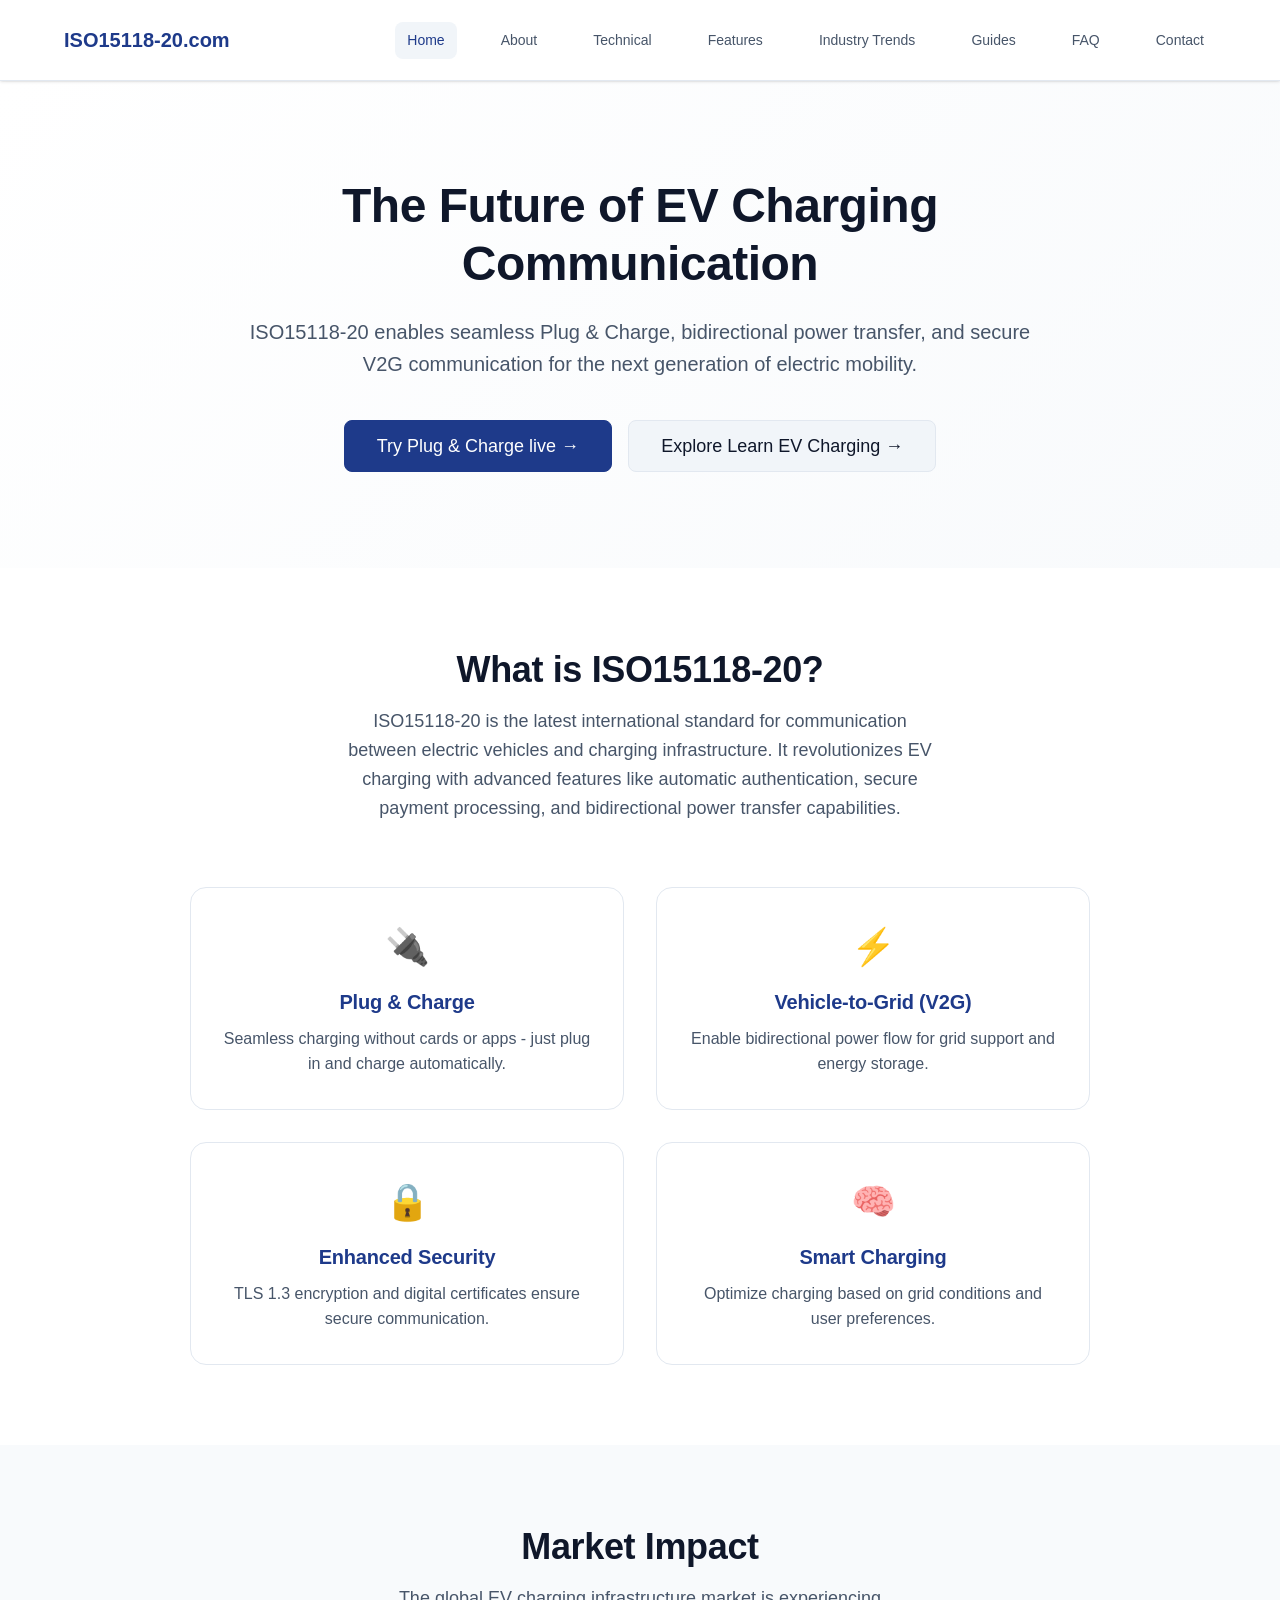
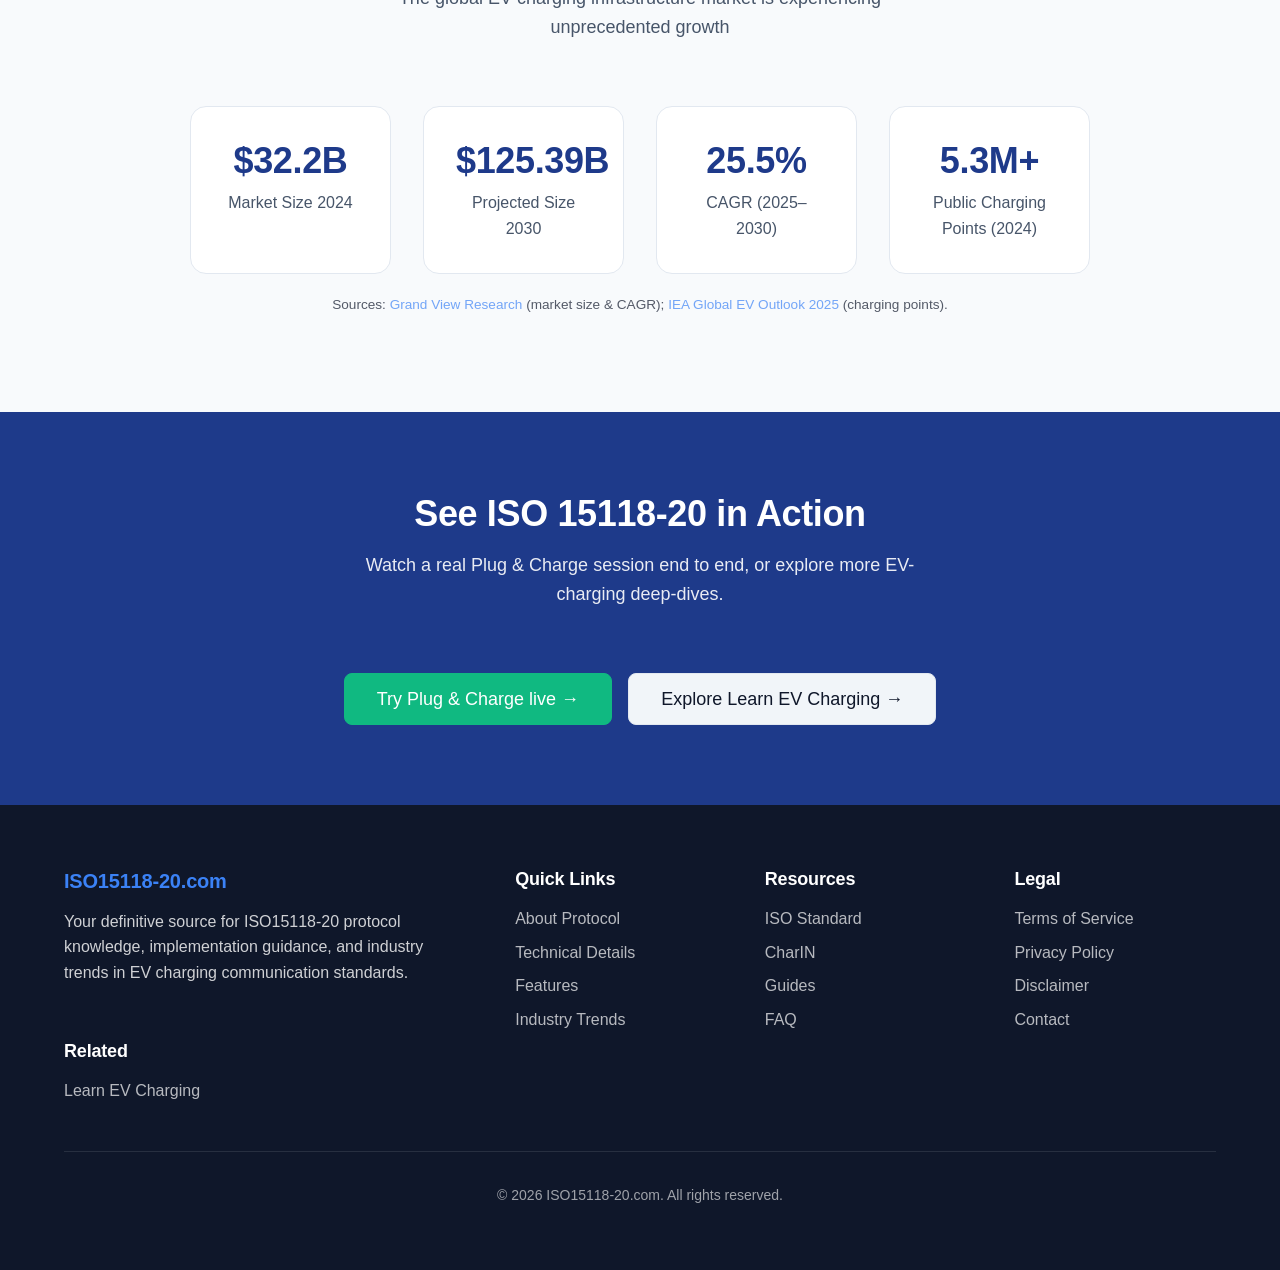
<file: index.html>
<!DOCTYPE html>
<html lang="en">
<head>
    <meta charset="UTF-8">
    <meta name="viewport" content="width=device-width, initial-scale=1.0">
    <title>ISO15118-20.com - The Complete EV Charging Communication Protocol Resource</title>
    <meta name="description" content="Your definitive source for ISO15118-20 protocol knowledge, implementation guidance, and industry trends in EV charging communication standards.">
    <meta name="keywords" content="ISO15118-20, EV charging, Plug and Charge, V2G, bidirectional charging, electric vehicles, charging infrastructure">
    <meta name="author" content="Learn EV Charging">
    <meta name="robots" content="index, follow, max-image-preview:large, max-snippet:-1">
    <link rel="canonical" href="https://iso15118-20.com/">
    <link rel="icon" href="/favicon.ico" sizes="any">
    <link rel="apple-touch-icon" href="/apple-touch-icon.png">

    <!-- Open Graph / Facebook -->
    <meta property="og:type" content="website">
    <meta property="og:url" content="https://iso15118-20.com/">
    <meta property="og:title" content="ISO15118-20.com - Complete EV Charging Protocol Resource">
    <meta property="og:description" content="Your definitive source for ISO15118-20 protocol knowledge, implementation guidance, and industry trends.">
    <meta property="og:site_name" content="ISO15118-20.com">
    <meta property="og:image" content="https://iso15118-20.com/og-image.png">
    <meta property="og:image:width" content="1200">
    <meta property="og:image:height" content="630">
    <meta property="og:image:alt" content="ISO 15118-20 — the EV charging communication protocol resource">

    <!-- Twitter -->
    <meta property="twitter:card" content="summary_large_image">
    <meta property="twitter:url" content="https://iso15118-20.com/">
    <meta property="twitter:title" content="ISO15118-20.com - Complete EV Charging Protocol Resource">
    <meta property="twitter:description" content="Your definitive source for ISO15118-20 protocol knowledge, implementation guidance, and industry trends.">
    <meta property="twitter:image" content="https://iso15118-20.com/og-image.png">

    <link rel="stylesheet" href="style.css">
    
    <!-- Schema.org structured data -->
    <script type="application/ld+json">
    {
      "@context": "https://schema.org",
      "@type": "WebSite",
      "name": "ISO15118-20.com",
      "description": "Complete EV Charging Communication Protocol Resource",
      "url": "https://iso15118-20.com/",
      "potentialAction": {
        "@type": "SearchAction",
        "target": "https://iso15118-20.com/?q={search_term_string}",
        "query-input": "required name=search_term_string"
      }
    }
    </script>
    <script type="application/ld+json">
    {
      "@context": "https://schema.org",
      "@type": "Organization",
      "name": "ISO15118-20.com",
      "url": "https://iso15118-20.com/",
      "logo": "https://iso15118-20.com/og-image.png",
      "description": "Educational resource for the ISO 15118-20 EV charging communication protocol.",
      "sameAs": ["https://learnevcharging.com"]
    }
    </script>
    <script type="application/ld+json">
    {
      "@context": "https://schema.org",
      "@type": "FAQPage",
      "mainEntity": [
        {
          "@type": "Question",
          "name": "What is ISO15118-20 and how does it differ from ISO15118-2?",
          "acceptedAnswer": {
            "@type": "Answer",
            "text": "ISO15118-20 is the latest evolution of the EV charging communication standard, introducing bidirectional power transfer (V2G), enhanced security with mutual TLS 1.3, wireless power transfer support, and improved plug & charge functionality. Key differences include larger certificate key sizes (secp521r1/Ed448 vs secp256r1), multiple contract installation per session, and support for automated connection devices."
          }
        },
        {
          "@type": "Question",
          "name": "What are the main benefits of implementing ISO15118-20?",
          "acceptedAnswer": {
            "@type": "Answer",
            "text": "ISO15118-20 offers enhanced security through mutual authentication, bidirectional charging capabilities for V2G applications, improved interoperability across different charging networks, wireless communication support, and streamlined plug & charge experiences. It also enables advanced use cases like smart charging optimization and energy grid stabilization."
          }
        },
        {
          "@type": "Question",
          "name": "Is ISO15118-20 backward compatible with ISO15118-2?",
          "acceptedAnswer": {
            "@type": "Answer",
            "text": "ISO15118-20 is designed with migration pathways from ISO15118-2, but is not directly backward compatible due to changes in certificate key sizes, TLS requirements, and message formats. However, systems can be designed to support both standards during transition periods."
          }
        },
        {
          "@type": "Question",
          "name": "What is the current adoption status of ISO15118-20?",
          "acceptedAnswer": {
            "@type": "Answer",
            "text": "ISO15118-20 is in the early adoption phase with major OEMs and charging infrastructure providers beginning implementations. The standard was published in 2022, and we're seeing increasing interest from automotive manufacturers, charging network operators, and certification bodies."
          }
        },
        {
          "@type": "Question",
          "name": "What are the key technical requirements for ISO15118-20 implementation?",
          "acceptedAnswer": {
            "@type": "Answer",
            "text": "Key requirements include support for secp521r1 or Ed448 cryptographic curves, mutual TLS 1.3 implementation, updated PKI infrastructure, new EXI codec for message processing, and enhanced OCSP certificate validation. Hardware Security Modules (HSMs) may need upgrades to support the new key formats."
          }
        },
        {
          "@type": "Question",
          "name": "How does bidirectional charging benefit EV owners?",
          "acceptedAnswer": {
            "@type": "Answer",
            "text": "Bidirectional charging allows EV owners to earn revenue by selling energy back to the grid during peak demand periods, reduce electricity costs through smart charging optimization, and provide backup power for their homes during outages. This transforms EVs from purely cost centers to revenue-generating assets."
          }
        },
        {
          "@type": "Question",
          "name": "What testing is required for ISO15118-20 compliance?",
          "acceptedAnswer": {
            "@type": "Answer",
            "text": "Compliance testing includes protocol conformance testing, interoperability testing with multiple vendor implementations, security validation including penetration testing, and performance testing under various load conditions. Certification bodies provide standardized test procedures and validation services."
          }
        },
        {
          "@type": "Question",
          "name": "How does ISO15118-20 support wireless power transfer?",
          "acceptedAnswer": {
            "@type": "Answer",
            "text": "ISO15118-20 includes provisions for wireless communication during wireless power transfer, enabling the same secure authentication and authorization processes used in wired charging. This supports the development of automated parking and charging systems for future autonomous vehicles."
          }
        }
      ]
    }
    </script>
</head>
<body>
    <!-- Header -->
    <header class="header">
        <div class="container">
            <nav class="nav-wrapper">
                <div class="nav-brand">
                    <div class="logo">ISO15118-20.com</div>
                </div>
                <div class="nav-menu" id="navMenu">
                    <a href="#" class="nav-link active" data-section="home">Home</a>
                    <a href="#" class="nav-link" data-section="about">About</a>
                    <a href="#" class="nav-link" data-section="technical">Technical</a>
                    <a href="#" class="nav-link" data-section="features">Features</a>
                    <a href="#" class="nav-link" data-section="industry">Industry Trends</a>
                    <a href="#" class="nav-link" data-section="blog">Guides</a>
                    <a href="#" class="nav-link" data-section="faq">FAQ</a>
                    <a href="#" class="nav-link" data-section="contact">Contact</a>
                </div>
                <button class="nav-toggle" id="navToggle" aria-label="Toggle navigation">
                    <span></span>
                    <span></span>
                    <span></span>
                </button>
            </nav>
        </div>
    </header>

    <!-- Main Content -->
    <main class="main-content">
        <!-- Home Section -->
        <section id="home" class="section active">
            <!-- Hero Section -->
            <div class="hero-section">
                <div class="container">
                    <div class="hero-content-wrapper">
                        <div class="hero-content">
                            <h1 class="hero-title">The Future of EV Charging Communication</h1>
                            <p class="hero-subtitle">ISO15118-20 enables seamless Plug & Charge, bidirectional power transfer, and secure V2G communication for the next generation of electric mobility.</p>
                            <div class="hero-actions">
                                <a href="https://rey.learnevcharging.com/?utm_source=iso15118-20&amp;utm_medium=hero&amp;utm_campaign=rey" class="btn btn--primary btn--large">Try Plug &amp; Charge live →</a>
                                <a href="https://learnevcharging.com/?utm_source=iso15118-20&amp;utm_medium=hero&amp;utm_campaign=brand" class="btn btn--secondary btn--large">Explore Learn EV Charging →</a>
                            </div>
                        </div>
                    </div>
                </div>
            </div>

            <!-- Protocol Overview -->
            <section class="section-wrapper">
                <div class="container">
                    <div class="content-block">
                        <div class="section-header">
                            <h2 class="section-title">What is ISO15118-20?</h2>
                            <p class="section-description">ISO15118-20 is the latest international standard for communication between electric vehicles and charging infrastructure. It revolutionizes EV charging with advanced features like automatic authentication, secure payment processing, and bidirectional power transfer capabilities.</p>
                        </div>
                        
                        <div class="features-grid">
                            <div class="feature-card">
                                <div class="feature-icon">🔌</div>
                                <h3 class="feature-title">Plug & Charge</h3>
                                <p class="feature-description">Seamless charging without cards or apps - just plug in and charge automatically.</p>
                            </div>
                            <div class="feature-card">
                                <div class="feature-icon">⚡</div>
                                <h3 class="feature-title">Vehicle-to-Grid (V2G)</h3>
                                <p class="feature-description">Enable bidirectional power flow for grid support and energy storage.</p>
                            </div>
                            <div class="feature-card">
                                <div class="feature-icon">🔒</div>
                                <h3 class="feature-title">Enhanced Security</h3>
                                <p class="feature-description">TLS 1.3 encryption and digital certificates ensure secure communication.</p>
                            </div>
                            <div class="feature-card">
                                <div class="feature-icon">🧠</div>
                                <h3 class="feature-title">Smart Charging</h3>
                                <p class="feature-description">Optimize charging based on grid conditions and user preferences.</p>
                            </div>
                        </div>
                    </div>
                </div>
            </section>

            <!-- Industry Statistics -->
            <section class="section-wrapper section-wrapper--alt">
                <div class="container">
                    <div class="content-block">
                        <div class="section-header text-center">
                            <h2 class="section-title">Market Impact</h2>
                            <p class="section-description">The global EV charging infrastructure market is experiencing unprecedented growth</p>
                        </div>
                        <div class="stats-grid">
                            <div class="stat-card">
                                <h3 class="stat-number">$32.2B</h3>
                                <p class="stat-label">Market Size 2024</p>
                            </div>
                            <div class="stat-card">
                                <h3 class="stat-number">$125.39B</h3>
                                <p class="stat-label">Projected Size 2030</p>
                            </div>
                            <div class="stat-card">
                                <h3 class="stat-number">25.5%</h3>
                                <p class="stat-label">CAGR (2025–2030)</p>
                            </div>
                            <div class="stat-card">
                                <h3 class="stat-number">5.3M+</h3>
                                <p class="stat-label">Public Charging Points (2024)</p>
                            </div>
                        </div>
                        <p class="stat-sources" style="text-align:center; font-size:0.85rem; opacity:0.7; margin-top:1.25rem;">Sources: <a href="https://www.grandviewresearch.com/press-release/global-electric-vehicle-ev-charging-infrastructure-market" target="_blank" rel="noopener">Grand View Research</a> (market size &amp; CAGR); <a href="https://www.iea.org/reports/global-ev-outlook-2025/electric-vehicle-charging" target="_blank" rel="noopener">IEA Global EV Outlook 2025</a> (charging points).</p>
                    </div>
                </div>
            </section>

            <!-- Go Deeper CTA -->
            <section class="section-wrapper section-wrapper--primary">
                <div class="container">
                    <div class="content-block text-center">
                        <div class="section-header">
                            <h2 class="section-title section-title--light">See ISO 15118-20 in Action</h2>
                            <p class="section-description section-description--light">Watch a real Plug &amp; Charge session end to end, or explore more EV-charging deep-dives.</p>
                        </div>
                        <div class="hero-actions">
                            <a href="https://rey.learnevcharging.com/?utm_source=iso15118-20&amp;utm_medium=cta&amp;utm_campaign=rey" class="btn btn--success btn--large">Try Plug &amp; Charge live →</a>
                            <a href="https://learnevcharging.com/?utm_source=iso15118-20&amp;utm_medium=cta&amp;utm_campaign=brand" class="btn btn--secondary btn--large">Explore Learn EV Charging →</a>
                        </div>
                    </div>
                </div>
            </section>
        </section>

        <!-- About Protocol Section -->
        <section id="about" class="section">
            <div class="container">
                <div class="page-header">
                    <h2 class="page-title">About ISO15118-20 Protocol</h2>
                </div>
                
                <div class="content-wrapper">
                    <div class="content-block">
                        <h2 class="content-title">Protocol Overview</h2>
                        <p class="content-text">ISO15118-20 represents a significant evolution in electric vehicle charging communication standards. Building upon its predecessors, this latest version introduces revolutionary capabilities that transform the EV charging experience.</p>
                        
                        <div class="content-section">
                            <h3 class="content-subtitle">Key Improvements</h3>
                            <ul class="content-list">
                                <li><strong>Enhanced Plug & Charge:</strong> Streamlined authentication and authorization process with multiple contract support per session</li>
                                <li><strong>Bidirectional Power Transfer:</strong> Native support for Vehicle-to-Grid (V2G), Vehicle-to-Home (V2H), and Vehicle-to-Load (V2L)</li>
                                <li><strong>Advanced Security:</strong> Mutual TLS 1.3 encryption with larger certificate key sizes (secp521r1/Ed448)</li>
                                <li><strong>Wireless Power Transfer:</strong> Support for wireless communication and automated connection devices</li>
                                <li><strong>Improved Interoperability:</strong> Better compatibility across different manufacturers and regions</li>
                            </ul>
                        </div>
                        
                        <div class="content-section">
                            <h3 class="content-subtitle">Benefits for Stakeholders</h3>
                            <div class="benefits-grid">
                                <div class="benefit-card">
                                    <h4 class="benefit-title">For EV Drivers</h4>
                                    <ul class="benefit-list">
                                        <li>Seamless charging experience with automatic authentication</li>
                                        <li>Secure payment processing without physical cards</li>
                                        <li>Energy cost optimization through smart charging</li>
                                        <li>Revenue opportunities through V2G services</li>
                                    </ul>
                                </div>
                                <div class="benefit-card">
                                    <h4 class="benefit-title">For Charging Operators</h4>
                                    <ul class="benefit-list">
                                        <li>Reduced operational costs and complexity</li>
                                        <li>Improved customer satisfaction and loyalty</li>
                                        <li>Enhanced security and fraud prevention</li>
                                        <li>Better integration with grid management systems</li>
                                    </ul>
                                </div>
                                <div class="benefit-card">
                                    <h4 class="benefit-title">For Grid Operators</h4>
                                    <ul class="benefit-list">
                                        <li>Grid stability support through V2G services</li>
                                        <li>Peak load management and demand response</li>
                                        <li>Enhanced renewable energy integration</li>
                                        <li>Distributed energy storage capabilities</li>
                                    </ul>
                                </div>
                            </div>
                        </div>
                        
                        <div class="content-section">
                            <h3 class="content-subtitle">Implementation Timeline</h3>
                            <p class="content-text">The ISO15118-20 standard is being progressively adopted across the industry, with major OEMs and charging infrastructure providers implementing support throughout 2025 and 2026. Early adopters are already seeing significant benefits in terms of user experience and operational efficiency.</p>
                        </div>
                    </div>
                </div>
            </div>
        </section>

        <!-- Technical Details Section -->
        <section id="technical" class="section">
            <div class="container">
                <div class="page-header">
                    <h2 class="page-title">Technical Specifications</h2>
                </div>
                
                <div class="content-wrapper">
                    <div class="content-block">
                        <h2 class="content-title">Communication Architecture</h2>
                        <p class="content-text">ISO15118-20 implements a sophisticated communication stack that enables secure, efficient data exchange between EVs and charging infrastructure using advanced protocols and security measures.</p>
                        
                        <div class="accordion-container">
                            <div class="accordion-item">
                                <h3 class="accordion-header">Security Framework <span class="accordion-icon">+</span></h3>
                                <div class="accordion-content">
                                    <div class="accordion-body">
                                        <h4 class="accordion-subtitle">Mutual TLS 1.3 Implementation</h4>
                                        <ul class="content-list">
                                            <li>Enhanced encryption algorithms with Perfect Forward Secrecy</li>
                                            <li>Mutual authentication between vehicle and charging station</li>
                                            <li>Reduced handshake latency for faster connection establishment</li>
                                            <li>Larger key sizes (secp521r1/Ed448) for stronger classical security — post-quantum algorithms remain a future work item at ISO/CharIN</li>
                                        </ul>
                                        
                                        <h4 class="accordion-subtitle">Certificate Management</h4>
                                        <ul class="content-list">
                                            <li>PKI-based authentication with secp521r1 or Ed448 curves</li>
                                            <li>Automatic certificate provisioning and renewal</li>
                                            <li>Enhanced OCSP certificate validation</li>
                                            <li>Support for multiple contract certificates per session</li>
                                        </ul>
                                    </div>
                                </div>
                            </div>
                            
                            <div class="accordion-item">
                                <h3 class="accordion-header">Power Transfer Protocols <span class="accordion-icon">+</span></h3>
                                <div class="accordion-content">
                                    <div class="accordion-body">
                                        <h4 class="accordion-subtitle">Bidirectional Charging Support</h4>
                                        <ul class="content-list">
                                            <li>AC and DC bidirectional power flow capabilities</li>
                                            <li>Grid-to-Vehicle (G2V) charging optimization</li>
                                            <li>Vehicle-to-Grid (V2G) energy injection</li>
                                            <li>Vehicle-to-Home (V2H) and Vehicle-to-Load (V2L) support</li>
                                        </ul>
                                        
                                        <h4 class="accordion-subtitle">Smart Charging Features</h4>
                                        <ul class="content-list">
                                            <li>Dynamic load balancing across multiple charging points</li>
                                            <li>Time-of-use optimization and demand response</li>
                                            <li>Grid constraint management and congestion relief</li>
                                            <li>Renewable energy integration and carbon footprint reduction</li>
                                        </ul>
                                    </div>
                                </div>
                            </div>
                            
                            <div class="accordion-item">
                                <h3 class="accordion-header">Message Formats and Processing <span class="accordion-icon">+</span></h3>
                                <div class="accordion-content">
                                    <div class="accordion-body">
                                        <h4 class="accordion-subtitle">EXI Encoding Enhancement</h4>
                                        <ul class="content-list">
                                            <li>Efficient XML Interchange (EXI) with improved compression</li>
                                            <li>Reduced message size for faster transmission</li>
                                            <li>Enhanced parsing capabilities and schema validation</li>
                                            <li>Support for new message types and parameters</li>
                                        </ul>
                                        
                                        <h4 class="accordion-subtitle">Message Categories</h4>
                                        <ul class="content-list">
                                            <li>Session establishment and management messages</li>
                                            <li>Authentication and authorization protocols</li>
                                            <li>Charging parameter negotiation and optimization</li>
                                            <li>Power delivery control and monitoring</li>
                                            <li>Bidirectional power flow coordination</li>
                                        </ul>
                                    </div>
                                </div>
                            </div>
                        </div>
                        
                        <div class="content-section">
                            <h3 class="content-subtitle">Implementation Requirements</h3>
                            <p class="content-text">Successfully implementing ISO15118-20 requires careful attention to both hardware and software components:</p>
                            <ul class="content-list">
                                <li><strong>Hardware Compatibility:</strong> Bidirectional power electronics and enhanced security modules</li>
                                <li><strong>Software Stack:</strong> TLS 1.3 support with updated cryptographic libraries</li>
                                <li><strong>Certificate Infrastructure:</strong> PKI integration with automatic certificate management</li>
                                <li><strong>Testing and Validation:</strong> Comprehensive conformance and interoperability testing</li>
                                <li><strong>Security Audits:</strong> Regular security assessments and vulnerability testing</li>
                            </ul>
                        </div>
                    </div>
                </div>
            </div>
        </section>

        <!-- Features Section -->
        <section id="features" class="section">
            <div class="container">
                <div class="page-header">
                    <h2 class="page-title">Key Capabilities</h2>
                </div>
                
                <div class="content-wrapper">
                    <div class="features-showcase">
                        <div class="feature-highlight-card">
                            <div class="feature-highlight-header">
                                <div class="feature-highlight-icon">🔌</div>
                                <h2 class="feature-highlight-title">Advanced Plug & Charge</h2>
                            </div>
                            <p class="feature-highlight-description">Experience the ultimate convenience with automatic authentication, authorization, and payment processing. No cards, no apps, no hassle.</p>
                            <div class="feature-benefits">
                                <div class="benefit-item">
                                    <h4 class="benefit-item-title">Automatic Authentication</h4>
                                    <p class="benefit-item-text">Secure certificate-based authentication happens automatically when you plug in.</p>
                                </div>
                                <div class="benefit-item">
                                    <h4 class="benefit-item-title">Multiple Contracts</h4>
                                    <p class="benefit-item-text">Support for multiple charging contracts and service providers in a single session.</p>
                                </div>
                                <div class="benefit-item">
                                    <h4 class="benefit-item-title">Seamless Roaming</h4>
                                    <p class="benefit-item-text">Charge anywhere with compatible infrastructure without additional setup.</p>
                                </div>
                            </div>
                        </div>

                        <div class="feature-highlight-card">
                            <div class="feature-highlight-header">
                                <div class="feature-highlight-icon">⚡</div>
                                <h2 class="feature-highlight-title">Bidirectional Power Transfer</h2>
                            </div>
                            <p class="feature-highlight-description">Transform your EV into an energy asset with Vehicle-to-Grid, Vehicle-to-Home, and Vehicle-to-Load capabilities.</p>
                            <div class="feature-benefits">
                                <div class="benefit-item">
                                    <h4 class="benefit-item-title">Vehicle-to-Grid (V2G)</h4>
                                    <p class="benefit-item-text">Support grid stability and earn revenue by selling energy back to the grid.</p>
                                </div>
                                <div class="benefit-item">
                                    <h4 class="benefit-item-title">Vehicle-to-Home (V2H)</h4>
                                    <p class="benefit-item-text">Power your home during outages or peak pricing periods.</p>
                                </div>
                                <div class="benefit-item">
                                    <h4 class="benefit-item-title">Vehicle-to-Load (V2L)</h4>
                                    <p class="benefit-item-text">Use your EV as a mobile power source for tools, appliances, and events.</p>
                                </div>
                            </div>
                        </div>

                        <div class="feature-highlight-card">
                            <div class="feature-highlight-header">
                                <div class="feature-highlight-icon">🔒</div>
                                <h2 class="feature-highlight-title">Enhanced Security</h2>
                            </div>
                            <p class="feature-highlight-description">State-of-the-art security with mutual TLS 1.3, advanced cryptography, and robust PKI infrastructure.</p>
                            <div class="feature-benefits">
                                <div class="benefit-item">
                                    <h4 class="benefit-item-title">Mutual TLS 1.3</h4>
                                    <p class="benefit-item-text">Both vehicle and charging station authenticate each other for maximum security.</p>
                                </div>
                                <div class="benefit-item">
                                    <h4 class="benefit-item-title">Advanced Cryptography</h4>
                                    <p class="benefit-item-text">Support for the stronger secp521r1 and Ed448 curves — a significant step up from ISO 15118-2's secp256r1.</p>
                                </div>
                                <div class="benefit-item">
                                    <h4 class="benefit-item-title">Certificate Management</h4>
                                    <p class="benefit-item-text">Automatic certificate provisioning, validation, and revocation handling.</p>
                                </div>
                            </div>
                        </div>

                        <div class="feature-highlight-card">
                            <div class="feature-highlight-header">
                                <div class="feature-highlight-icon">🧠</div>
                                <h2 class="feature-highlight-title">Smart Charging Optimization</h2>
                            </div>
                            <p class="feature-highlight-description">Intelligent charging that adapts to grid conditions, energy prices, and your preferences for optimal efficiency.</p>
                            <div class="feature-benefits">
                                <div class="benefit-item">
                                    <h4 class="benefit-item-title">Load Balancing</h4>
                                    <p class="benefit-item-text">Dynamic power distribution across multiple charging points for maximum efficiency.</p>
                                </div>
                                <div class="benefit-item">
                                    <h4 class="benefit-item-title">Grid Integration</h4>
                                    <p class="benefit-item-text">Seamless integration with smart grid infrastructure and demand response programs.</p>
                                </div>
                                <div class="benefit-item">
                                    <h4 class="benefit-item-title">Renewable Energy</h4>
                                    <p class="benefit-item-text">Prioritize charging when renewable energy is available for reduced carbon footprint.</p>
                                </div>
                            </div>
                        </div>
                    </div>
                </div>
            </div>
        </section>

        <!-- Industry Trends Section -->
        <section id="industry" class="section">
            <div class="container">
                <div class="page-header">
                    <h2 class="page-title">Industry Trends</h2>
                </div>
                
                <div class="content-wrapper">
                    <div class="content-block">
                        <h2 class="content-title">Market Analysis</h2>
                        <p class="content-text">The global EV charging infrastructure market is experiencing unprecedented growth, driven by government mandates, technological advancements, and increasing EV adoption rates.</p>
                        
                        <div class="insights-grid">
                            <div class="insight-card">
                                <h3 class="insight-title">Market Size Growth</h3>
                                <p class="insight-description">The global EV charging infrastructure market is projected to grow from $32.2B in 2024 to $125.39B by 2030 — a 25.5% CAGR — according to <a href="https://www.grandviewresearch.com/press-release/global-electric-vehicle-ev-charging-infrastructure-market" target="_blank" rel="noopener">Grand View Research</a>.</p>
                            </div>

                            <div class="insight-card">
                                <h3 class="insight-title">Technology Adoption</h3>
                                <p class="insight-description">ISO 15118-20 was published in 2022 and is in early adoption. OEMs, charge-point operators, and certification bodies are progressively rolling out support — typically alongside ISO 15118-2 and DIN 70121 during the transition.</p>
                            </div>

                            <div class="insight-card">
                                <h3 class="insight-title">Regional Leadership</h3>
                                <div class="regional-grid">
                                    <div class="region-item">
                                        <h4 class="region-title">Europe</h4>
                                        <p class="region-description">Leading in standardization and V2G implementation</p>
                                    </div>
                                    <div class="region-item">
                                        <h4 class="region-title">North America</h4>
                                        <p class="region-description">Rapid infrastructure expansion and government support</p>
                                    </div>
                                    <div class="region-item">
                                        <h4 class="region-title">Asia-Pacific</h4>
                                        <p class="region-description">Largest market with aggressive EV adoption targets</p>
                                    </div>
                                </div>
                            </div>

                            <div class="insight-card">
                                <h3 class="insight-title">Key Market Drivers</h3>
                                <ul class="driver-list">
                                    <li>Government mandates for EV infrastructure</li>
                                    <li>Declining battery costs and improved EV range</li>
                                    <li>Corporate sustainability commitments</li>
                                    <li>Grid modernization and renewable energy integration</li>
                                    <li>Consumer demand for convenient charging</li>
                                </ul>
                            </div>
                        </div>

                        <div class="content-section">
                            <h2 class="content-title">Future Outlook</h2>
                            <p class="content-text">The convergence of EV adoption, grid modernization, and renewable energy is creating unprecedented opportunities for ISO15118-20 technologies. Key trends to watch include:</p>
                            
                            <div class="predictions-grid">
                                <div class="prediction-card">
                                    <h3 class="prediction-title">V2G Revenue Streams</h3>
                                    <p class="prediction-text">As bidirectional charging matures, EV owners and fleets can earn from grid services — frequency regulation, demand response, and energy arbitrage — by discharging at peak times.</p>
                                </div>
                                <div class="prediction-card">
                                    <h3 class="prediction-title">Autonomous Charging</h3>
                                    <p class="prediction-text">Integration with autonomous vehicles will create fully automated charging experiences without human intervention.</p>
                                </div>
                                <div class="prediction-card">
                                    <h3 class="prediction-title">Energy Ecosystem</h3>
                                    <p class="prediction-text">EVs will become integral to the energy ecosystem, providing storage, transportation, and grid services.</p>
                                </div>
                            </div>
                        </div>
                    </div>
                </div>
            </div>
        </section>

        <!-- Blog Section -->
        <section id="blog" class="section">
            <div class="container">
                <div class="page-header">
                    <h2 class="page-title">Guides & Resources</h2>
                    <p class="page-description">In-depth technical guides on implementing ISO 15118-20 — security, bidirectional charging, Plug &amp; Charge, and certification.</p>
                </div>

                <div class="content-wrapper">
                    <div class="blog-grid" id="blogPosts">
                        <article class="blog-card">
                            <div class="blog-card-header">
                                <h2 class="blog-card-title"><a href="/guides/iso-15118-20-vs-15118-2.html">ISO 15118-20 Explained: Key Upgrades From ISO 15118-2</a></h2>
                            </div>
                            <div class="blog-card-content">
                                <div class="blog-tags">
                                    <span class="tag">ISO15118-20</span>
                                    <span class="tag">Standards</span>
                                    <span class="tag">Overview</span>
                                </div>
                                <p class="blog-excerpt">The most important upgrades over ISO 15118-2 — bidirectional power transfer, TLS 1.3 security, wireless power transfer, and multi-contract handling — and what they mean for CPOs, OEMs, and vendors.</p>
                            </div>
                            <div class="blog-card-footer">
                                <a href="/guides/iso-15118-20-vs-15118-2.html" class="btn btn--outline btn--small">Read the guide →</a>
                            </div>
                        </article>
                        
                        <article class="blog-card">
                            <div class="blog-card-header">
                                <h2 class="blog-card-title"><a href="/guides/plug-and-charge-iso-15118-20.html">Demystifying Plug &amp; Charge: Certificates, PKI &amp; TLS 1.3</a></h2>
                            </div>
                            <div class="blog-card-content">
                                <div class="blog-tags">
                                    <span class="tag">Plug&Charge</span>
                                    <span class="tag">PKI</span>
                                    <span class="tag">Security</span>
                                </div>
                                <p class="blog-excerpt">How Plug &amp; Charge works under ISO 15118-20 — the certificate hierarchy, the TLS 1.3 session flow, contract installation, and the common pitfalls to avoid.</p>
                            </div>
                            <div class="blog-card-footer">
                                <a href="/guides/plug-and-charge-iso-15118-20.html" class="btn btn--outline btn--small">Read the guide →</a>
                            </div>
                        </article>
                        
                        <article class="blog-card">
                            <div class="blog-card-header">
                                <h2 class="blog-card-title"><a href="/guides/bidirectional-charging-developer-guide.html">Engineering Bidirectional Charging: A Developer's Playbook</a></h2>
                            </div>
                            <div class="blog-card-content">
                                <div class="blog-tags">
                                    <span class="tag">V2G</span>
                                    <span class="tag">Bidirectional</span>
                                    <span class="tag">BPT</span>
                                </div>
                                <p class="blog-excerpt">A step-by-step developer guide to ISO 15118-20 bidirectional power transfer — dynamic vs scheduled modes, the message sequence, schedule exchange, and OCPP 2.1 back-office integration.</p>
                            </div>
                            <div class="blog-card-footer">
                                <a href="/guides/bidirectional-charging-developer-guide.html" class="btn btn--outline btn--small">Read the guide →</a>
                            </div>
                        </article>
                        
                        <article class="blog-card">
                            <div class="blog-card-header">
                                <h2 class="blog-card-title"><a href="/guides/tls-1-3-security-iso-15118-20.html">TLS 1.3 Security in ISO 15118-20: What Changed and Why</a></h2>
                            </div>
                            <div class="blog-card-content">
                                <div class="blog-tags">
                                    <span class="tag">Security</span>
                                    <span class="tag">TLS 1.3</span>
                                    <span class="tag">Cryptography</span>
                                </div>
                                <p class="blog-excerpt">The move from TLS 1.2 to mandatory TLS 1.3, the required cipher suites, larger ECDSA-P521/Ed448 certificates, mutual authentication, and where post-quantum work is heading.</p>
                            </div>
                            <div class="blog-card-footer">
                                <a href="/guides/tls-1-3-security-iso-15118-20.html" class="btn btn--outline btn--small">Read the guide →</a>
                            </div>
                        </article>
                        
                        <article class="blog-card">
                            <div class="blog-card-header">
                                <h2 class="blog-card-title"><a href="/guides/iso-15118-20-certification-guide.html">How to Get ISO 15118-20 Certified: Testing Roadmap &amp; Pitfalls</a></h2>
                            </div>
                            <div class="blog-card-content">
                                <div class="blog-tags">
                                    <span class="tag">Certification</span>
                                    <span class="tag">Testing</span>
                                    <span class="tag">Conformance</span>
                                </div>
                                <p class="blog-excerpt">The certification path for ISO 15118-20 — pre-compliance audit, conformance testing, interoperability testivals, security audit, and the failure modes that trip teams up.</p>
                            </div>
                            <div class="blog-card-footer">
                                <a href="/guides/iso-15118-20-certification-guide.html" class="btn btn--outline btn--small">Read the guide →</a>
                            </div>
                        </article>
                    </div>
                </div>
            </div>
        </section>

        <!-- FAQ Section -->
        <section id="faq" class="section">
            <div class="container">
                <div class="page-header">
                    <h2 class="page-title">Frequently Asked Questions</h2>
                    <p class="page-description">Find answers to common questions about ISO15118-20 implementation and capabilities</p>
                </div>
                
                <div class="content-wrapper">
                    <div class="faq-container">
                        <div class="faq-item">
                            <h3 class="faq-question">What is ISO15118-20 and how does it differ from ISO15118-2?</h3>
                            <div class="faq-answer">
                                <p>ISO15118-20 is the latest evolution of the EV charging communication standard, introducing bidirectional power transfer (V2G), enhanced security with mutual TLS 1.3, wireless power transfer support, and improved plug & charge functionality. Key differences include larger certificate key sizes (secp521r1/Ed448 vs secp256r1), multiple contract installation per session, and support for automated connection devices.</p>
                            </div>
                        </div>
                        
                        <div class="faq-item">
                            <h3 class="faq-question">What are the main benefits of implementing ISO15118-20?</h3>
                            <div class="faq-answer">
                                <p>ISO15118-20 offers enhanced security through mutual authentication, bidirectional charging capabilities for V2G applications, improved interoperability across different charging networks, wireless communication support, and streamlined plug & charge experiences. It also enables advanced use cases like smart charging optimization and energy grid stabilization.</p>
                            </div>
                        </div>
                        
                        <div class="faq-item">
                            <h3 class="faq-question">Is ISO15118-20 backward compatible with ISO15118-2?</h3>
                            <div class="faq-answer">
                                <p>ISO15118-20 is designed with migration pathways from ISO15118-2, but is not directly backward compatible due to changes in certificate key sizes, TLS requirements, and message formats. However, systems can be designed to support both standards during transition periods.</p>
                            </div>
                        </div>
                        
                        <div class="faq-item">
                            <h3 class="faq-question">What is the current adoption status of ISO15118-20?</h3>
                            <div class="faq-answer">
                                <p>ISO15118-20 is in the early adoption phase with major OEMs and charging infrastructure providers beginning implementations. The standard was published in 2022, and we're seeing increasing interest from automotive manufacturers, charging network operators, and certification bodies.</p>
                            </div>
                        </div>
                        
                        <div class="faq-item">
                            <h3 class="faq-question">What are the key technical requirements for ISO15118-20 implementation?</h3>
                            <div class="faq-answer">
                                <p>Key requirements include support for secp521r1 or Ed448 cryptographic curves, mutual TLS 1.3 implementation, updated PKI infrastructure, new EXI codec for message processing, and enhanced OCSP certificate validation. Hardware Security Modules (HSMs) may need upgrades to support the new key formats.</p>
                            </div>
                        </div>
                        
                        <div class="faq-item">
                            <h3 class="faq-question">How does bidirectional charging benefit EV owners?</h3>
                            <div class="faq-answer">
                                <p>Bidirectional charging allows EV owners to earn revenue by selling energy back to the grid during peak demand periods, reduce electricity costs through smart charging optimization, and provide backup power for their homes during outages. This transforms EVs from purely cost centers to revenue-generating assets.</p>
                            </div>
                        </div>
                        
                        <div class="faq-item">
                            <h3 class="faq-question">What testing is required for ISO15118-20 compliance?</h3>
                            <div class="faq-answer">
                                <p>Compliance testing includes protocol conformance testing, interoperability testing with multiple vendor implementations, security validation including penetration testing, and performance testing under various load conditions. Certification bodies provide standardized test procedures and validation services.</p>
                            </div>
                        </div>
                        
                        <div class="faq-item">
                            <h3 class="faq-question">How does ISO15118-20 support wireless power transfer?</h3>
                            <div class="faq-answer">
                                <p>ISO15118-20 includes provisions for wireless communication during wireless power transfer, enabling the same secure authentication and authorization processes used in wired charging. This supports the development of automated parking and charging systems for future autonomous vehicles.</p>
                            </div>
                        </div>
                    </div>
                </div>
            </div>
        </section>

        <!-- Contact Section -->
        <section id="contact" class="section">
            <div class="container">
                <div class="page-header">
                    <h2 class="page-title">Contact Us</h2>
                    <p class="page-description">Get in touch with our team for technical support, partnerships, or general inquiries</p>
                </div>
                
                <div class="content-wrapper">
                    <div class="content-block text-center">
                        <h2 class="content-title">Get in Touch</h2>
                        <p class="content-text">Have a question about ISO 15118-20 or the Rey demo? Send us an email and we'll get back to you.</p>
                        <div class="hero-actions">
                            <a href="mailto:learnevcharging@gmail.com" class="btn btn--primary btn--large">Email learnevcharging@gmail.com</a>
                            <a href="https://learnevcharging.com/?utm_source=iso15118-20&amp;utm_medium=contact&amp;utm_campaign=brand" target="_blank" rel="noopener" class="btn btn--secondary btn--large">Visit Learn EV Charging →</a>
                        </div>
                    </div>
                </div>
            </div>
        </section>

    </main>

    <!-- Footer -->
    <footer class="footer">
        <div class="container">
            <div class="footer-content">
                <div class="footer-section">
                    <div class="footer-brand">
                        <h3 class="footer-title">ISO15118-20.com</h3>
                        <p class="footer-description">Your definitive source for ISO15118-20 protocol knowledge, implementation guidance, and industry trends in EV charging communication standards.</p>
                    </div>
                    <div class="footer-social">
                        <h4 class="footer-subtitle">Related</h4>
                        <div class="social-links">
                            <a href="https://learnevcharging.com/?utm_source=iso15118-20&amp;utm_medium=footer&amp;utm_campaign=brand" target="_blank" rel="noopener" class="social-link">Learn EV Charging</a>
                        </div>
                    </div>
                </div>
                
                <div class="footer-section">
                    <h4 class="footer-subtitle">Quick Links</h4>
                    <ul class="footer-links">
                        <li><a href="#" data-section="about" class="footer-link">About Protocol</a></li>
                        <li><a href="#" data-section="technical" class="footer-link">Technical Details</a></li>
                        <li><a href="#" data-section="features" class="footer-link">Features</a></li>
                        <li><a href="#" data-section="industry" class="footer-link">Industry Trends</a></li>
                    </ul>
                </div>
                
                <div class="footer-section">
                    <h4 class="footer-subtitle">Resources</h4>
                    <ul class="footer-links">
                        <li><a href="https://www.iso.org/standard/77845.html" target="_blank" rel="noopener" class="footer-link">ISO Standard</a></li>
                        <li><a href="https://www.charinev.org/" target="_blank" rel="noopener" class="footer-link">CharIN</a></li>
                        <li><a href="#" data-section="blog" class="footer-link">Guides</a></li>
                        <li><a href="#" data-section="faq" class="footer-link">FAQ</a></li>
                    </ul>
                </div>
                
                <div class="footer-section">
                    <h4 class="footer-subtitle">Legal</h4>
                    <ul class="footer-links">
                        <li><a href="#" onclick="showLegalContent('terms')" class="footer-link">Terms of Service</a></li>
                        <li><a href="#" onclick="showLegalContent('privacy')" class="footer-link">Privacy Policy</a></li>
                        <li><a href="#" onclick="showLegalContent('disclaimer')" class="footer-link">Disclaimer</a></li>
                        <li><a href="#" data-section="contact" class="footer-link">Contact</a></li>
                    </ul>
                </div>
            </div>
            
            <div class="footer-bottom">
                <p class="footer-copyright">&copy; <span id="copyright-year">2026</span> ISO15118-20.com. All rights reserved.</p>
            </div>
        </div>
    </footer>

    <!-- Legal Content Modal -->
    <div class="modal" id="legalModal">
        <div class="modal-overlay">
            <div class="modal-content">
                <div class="modal-header">
                    <button class="modal-close" onclick="closeLegalModal()" aria-label="Close modal">&times;</button>
                </div>
                <div class="modal-body">
                    <div id="legalContent"></div>
                </div>
            </div>
        </div>
    </div>

    <script src="app.js"></script>
</body>
</html>
</file>
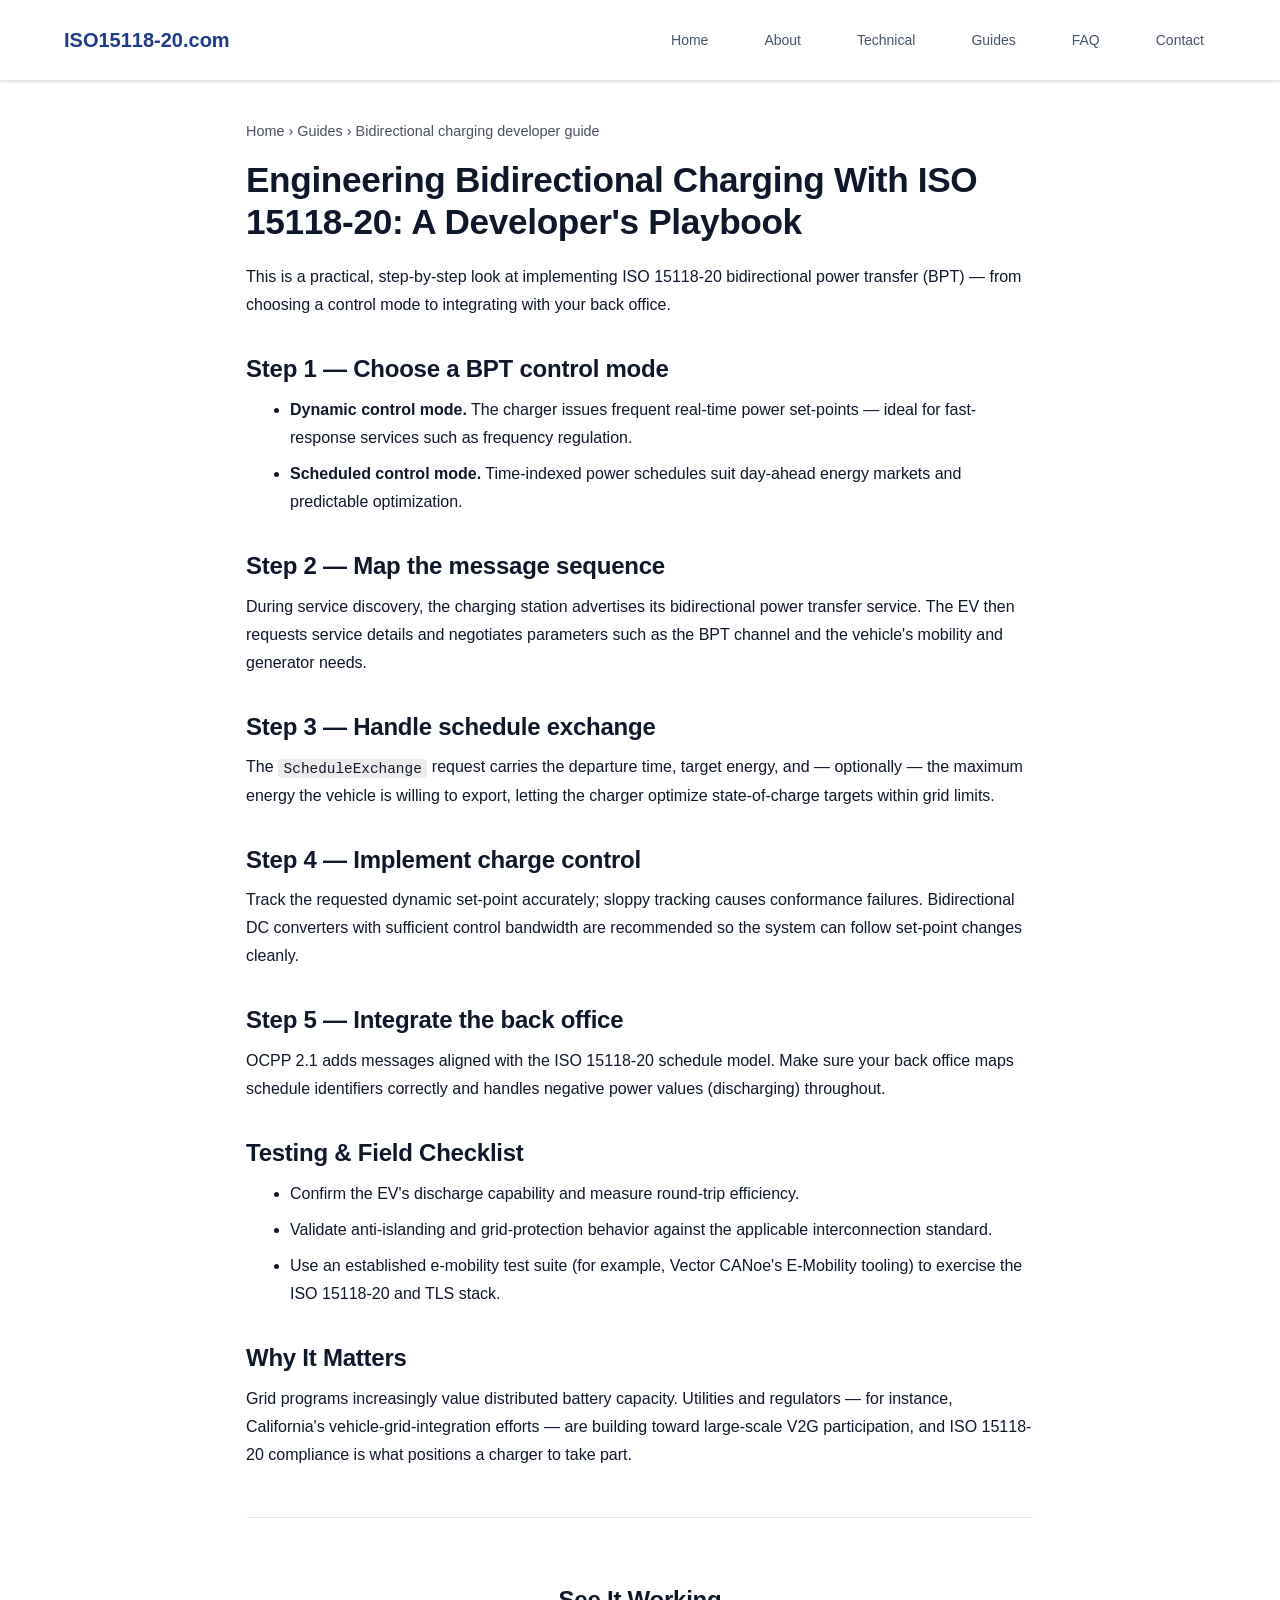
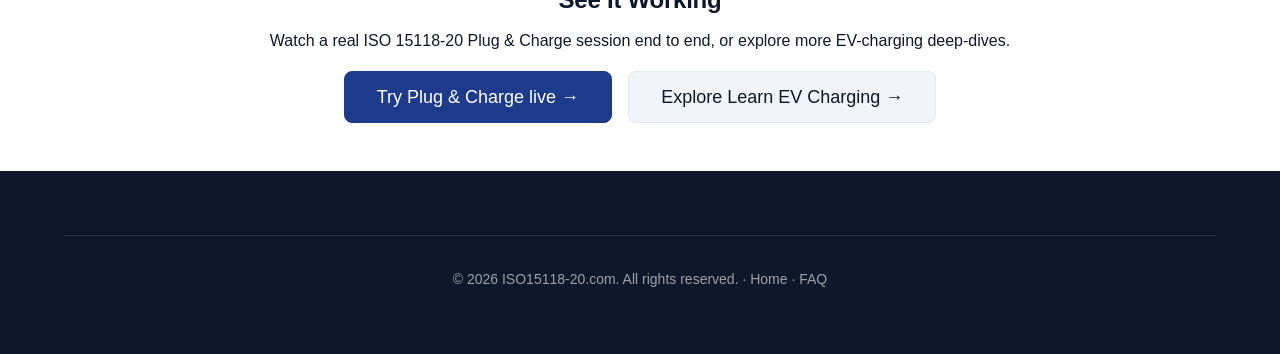
<file: guides/bidirectional-charging-developer-guide.html>
<!DOCTYPE html>
<html lang="en">
<head>
    <meta charset="UTF-8">
    <meta name="viewport" content="width=device-width, initial-scale=1.0">
    <title>Engineering Bidirectional Charging With ISO 15118-20: A Developer's Playbook | ISO15118-20.com</title>
    <meta name="description" content="A step-by-step developer guide to ISO 15118-20 bidirectional power transfer — dynamic vs scheduled modes, the message sequence, schedule exchange, and OCPP 2.1 integration.">
    <meta name="keywords" content="ISO 15118-20, bidirectional charging, BPT, V2G, ScheduleExchange, OCPP 2.1, developer guide">
    <meta name="author" content="Learn EV Charging">
    <meta name="robots" content="index, follow, max-image-preview:large, max-snippet:-1">
    <link rel="canonical" href="https://iso15118-20.com/guides/bidirectional-charging-developer-guide.html">
    <link rel="icon" href="/favicon.ico" sizes="any">
    <link rel="apple-touch-icon" href="/apple-touch-icon.png">
    <meta property="og:type" content="article">
    <meta property="og:url" content="https://iso15118-20.com/guides/bidirectional-charging-developer-guide.html">
    <meta property="og:title" content="Engineering Bidirectional Charging With ISO 15118-20: A Developer's Playbook">
    <meta property="og:description" content="A step-by-step developer guide to ISO 15118-20 bidirectional power transfer — dynamic vs scheduled modes, the message sequence, schedule exchange, and OCPP 2.1 integration.">
    <meta property="og:site_name" content="ISO15118-20.com">
    <meta property="og:image" content="https://iso15118-20.com/og-image.png">
    <meta property="twitter:card" content="summary_large_image">
    <meta property="twitter:title" content="Engineering Bidirectional Charging With ISO 15118-20: A Developer's Playbook">
    <meta property="twitter:description" content="A step-by-step developer guide to ISO 15118-20 bidirectional power transfer — dynamic vs scheduled modes, the message sequence, schedule exchange, and OCPP 2.1 integration.">
    <meta property="twitter:image" content="https://iso15118-20.com/og-image.png">
    <link rel="stylesheet" href="/style.css">
    <script type="application/ld+json">
{
  "@context": "https://schema.org",
  "@type": "TechArticle",
  "headline": "Engineering Bidirectional Charging With ISO 15118-20: A Developer's Playbook",
  "description": "A step-by-step developer guide to ISO 15118-20 bidirectional power transfer \u2014 dynamic vs scheduled modes, the message sequence, schedule exchange, and OCPP 2.1 integration.",
  "author": {
    "@type": "Organization",
    "name": "Learn EV Charging",
    "url": "https://learnevcharging.com"
  },
  "publisher": {
    "@type": "Organization",
    "name": "ISO15118-20.com",
    "logo": {
      "@type": "ImageObject",
      "url": "https://iso15118-20.com/og-image.png"
    }
  },
  "datePublished": "2026-07-17",
  "dateModified": "2026-07-17",
  "mainEntityOfPage": {
    "@type": "WebPage",
    "@id": "https://iso15118-20.com/guides/bidirectional-charging-developer-guide.html"
  },
  "image": "https://iso15118-20.com/og-image.png"
}
    </script>
    <script type="application/ld+json">
{
  "@context": "https://schema.org",
  "@type": "BreadcrumbList",
  "itemListElement": [
    {
      "@type": "ListItem",
      "position": 1,
      "name": "Home",
      "item": "https://iso15118-20.com/"
    },
    {
      "@type": "ListItem",
      "position": 2,
      "name": "Guides",
      "item": "https://iso15118-20.com/#blog"
    },
    {
      "@type": "ListItem",
      "position": 3,
      "name": "Bidirectional charging developer guide",
      "item": "https://iso15118-20.com/guides/bidirectional-charging-developer-guide.html"
    }
  ]
}
    </script>
    <style>
      .guide-wrap{max-width:820px;margin:0 auto;padding:2.5rem 1rem 3rem;}
      .guide-wrap h1{font-size:2.2rem;line-height:1.2;margin:.5rem 0 1.25rem;}
      .guide-wrap h2{font-size:1.5rem;margin:2.25rem 0 .75rem;}
      .guide-wrap p,.guide-wrap li{line-height:1.75;}
      .guide-wrap ul,.guide-wrap ol{margin:0 0 1.1rem 1.25rem;}
      .guide-wrap li{margin-bottom:.5rem;}
      .breadcrumb{font-size:.9rem;opacity:.75;margin-bottom:1rem;}
      .breadcrumb a{color:inherit;text-decoration:none;}
      .breadcrumb a:hover{text-decoration:underline;}
      .guide-table{width:100%;border-collapse:collapse;margin:1rem 0;}
      .guide-table th,.guide-table td{border:1px solid var(--color-border,#d0d0d0);padding:.5rem .75rem;text-align:left;}
      .guide-cta{text-align:center;margin-top:3rem;padding-top:2rem;border-top:1px solid var(--color-border,#d0d0d0);}
      code{background:rgba(127,127,127,.15);padding:.1rem .35rem;border-radius:4px;font-size:.9em;}
    </style>
</head>
<body>
    <header class="header">
        <div class="container">
            <nav class="nav-wrapper">
                <div class="nav-brand"><a href="/" class="logo" style="text-decoration:none;">ISO15118-20.com</a></div>
                <div class="nav-menu" id="navMenu">
                    <a href="/" class="nav-link">Home</a>
                    <a href="/#about" class="nav-link">About</a>
                    <a href="/#technical" class="nav-link">Technical</a>
                    <a href="/#blog" class="nav-link">Guides</a>
                    <a href="/#faq" class="nav-link">FAQ</a>
                    <a href="/#contact" class="nav-link">Contact</a>
                </div>
                <button class="nav-toggle" id="navToggle" aria-label="Toggle navigation"><span></span><span></span><span></span></button>
            </nav>
        </div>
    </header>

    <main class="main-content">
        <article class="guide-wrap">
            <nav class="breadcrumb" aria-label="Breadcrumb">
                <a href="/">Home</a> &rsaquo; <a href="/#blog">Guides</a> &rsaquo; <span>Bidirectional charging developer guide</span>
            </nav>
            <h1>Engineering Bidirectional Charging With ISO 15118-20: A Developer's Playbook</h1>
            <p>This is a practical, step-by-step look at implementing ISO 15118-20 bidirectional power transfer (BPT) — from choosing a control mode to integrating with your back office.</p>

<h2>Step 1 — Choose a BPT control mode</h2>
<ul>
<li><strong>Dynamic control mode.</strong> The charger issues frequent real-time power set-points — ideal for fast-response services such as frequency regulation.</li>
<li><strong>Scheduled control mode.</strong> Time-indexed power schedules suit day-ahead energy markets and predictable optimization.</li>
</ul>

<h2>Step 2 — Map the message sequence</h2>
<p>During service discovery, the charging station advertises its bidirectional power transfer service. The EV then requests service details and negotiates parameters such as the BPT channel and the vehicle's mobility and generator needs.</p>

<h2>Step 3 — Handle schedule exchange</h2>
<p>The <code>ScheduleExchange</code> request carries the departure time, target energy, and — optionally — the maximum energy the vehicle is willing to export, letting the charger optimize state-of-charge targets within grid limits.</p>

<h2>Step 4 — Implement charge control</h2>
<p>Track the requested dynamic set-point accurately; sloppy tracking causes conformance failures. Bidirectional DC converters with sufficient control bandwidth are recommended so the system can follow set-point changes cleanly.</p>

<h2>Step 5 — Integrate the back office</h2>
<p>OCPP 2.1 adds messages aligned with the ISO 15118-20 schedule model. Make sure your back office maps schedule identifiers correctly and handles negative power values (discharging) throughout.</p>

<h2>Testing &amp; Field Checklist</h2>
<ul>
<li>Confirm the EV's discharge capability and measure round-trip efficiency.</li>
<li>Validate anti-islanding and grid-protection behavior against the applicable interconnection standard.</li>
<li>Use an established e-mobility test suite (for example, Vector CANoe's E-Mobility tooling) to exercise the ISO 15118-20 and TLS stack.</li>
</ul>

<h2>Why It Matters</h2>
<p>Grid programs increasingly value distributed battery capacity. Utilities and regulators — for instance, California's vehicle-grid-integration efforts — are building toward large-scale V2G participation, and ISO 15118-20 compliance is what positions a charger to take part.</p>
            <div class="guide-cta">
                <h2>See It Working</h2>
                <p>Watch a real ISO 15118-20 Plug &amp; Charge session end to end, or explore more EV-charging deep-dives.</p>
                <div class="hero-actions">
                    <a href="https://rey.learnevcharging.com/?utm_source=iso15118-20&amp;utm_medium=guide&amp;utm_campaign=rey" class="btn btn--primary btn--large">Try Plug &amp; Charge live &rarr;</a>
                    <a href="https://learnevcharging.com/?utm_source=iso15118-20&amp;utm_medium=guide&amp;utm_campaign=brand" class="btn btn--secondary btn--large">Explore Learn EV Charging &rarr;</a>
                </div>
            </div>
        </article>
    </main>

    <footer class="footer">
        <div class="container">
            <div class="footer-bottom">
                <p class="footer-copyright">&copy; <span id="copyright-year">2026</span> ISO15118-20.com. All rights reserved. &middot; <a href="/" style="color:inherit;">Home</a> &middot; <a href="/#faq" style="color:inherit;">FAQ</a></p>
            </div>
        </div>
    </footer>

    <script>
      var y=document.getElementById('copyright-year'); if(y){y.textContent=new Date().getFullYear();}
      var t=document.getElementById('navToggle'), m=document.getElementById('navMenu');
      if(t&&m){t.addEventListener('click',function(){m.classList.toggle('active');});}
    </script>
</body>
</html>
</file>
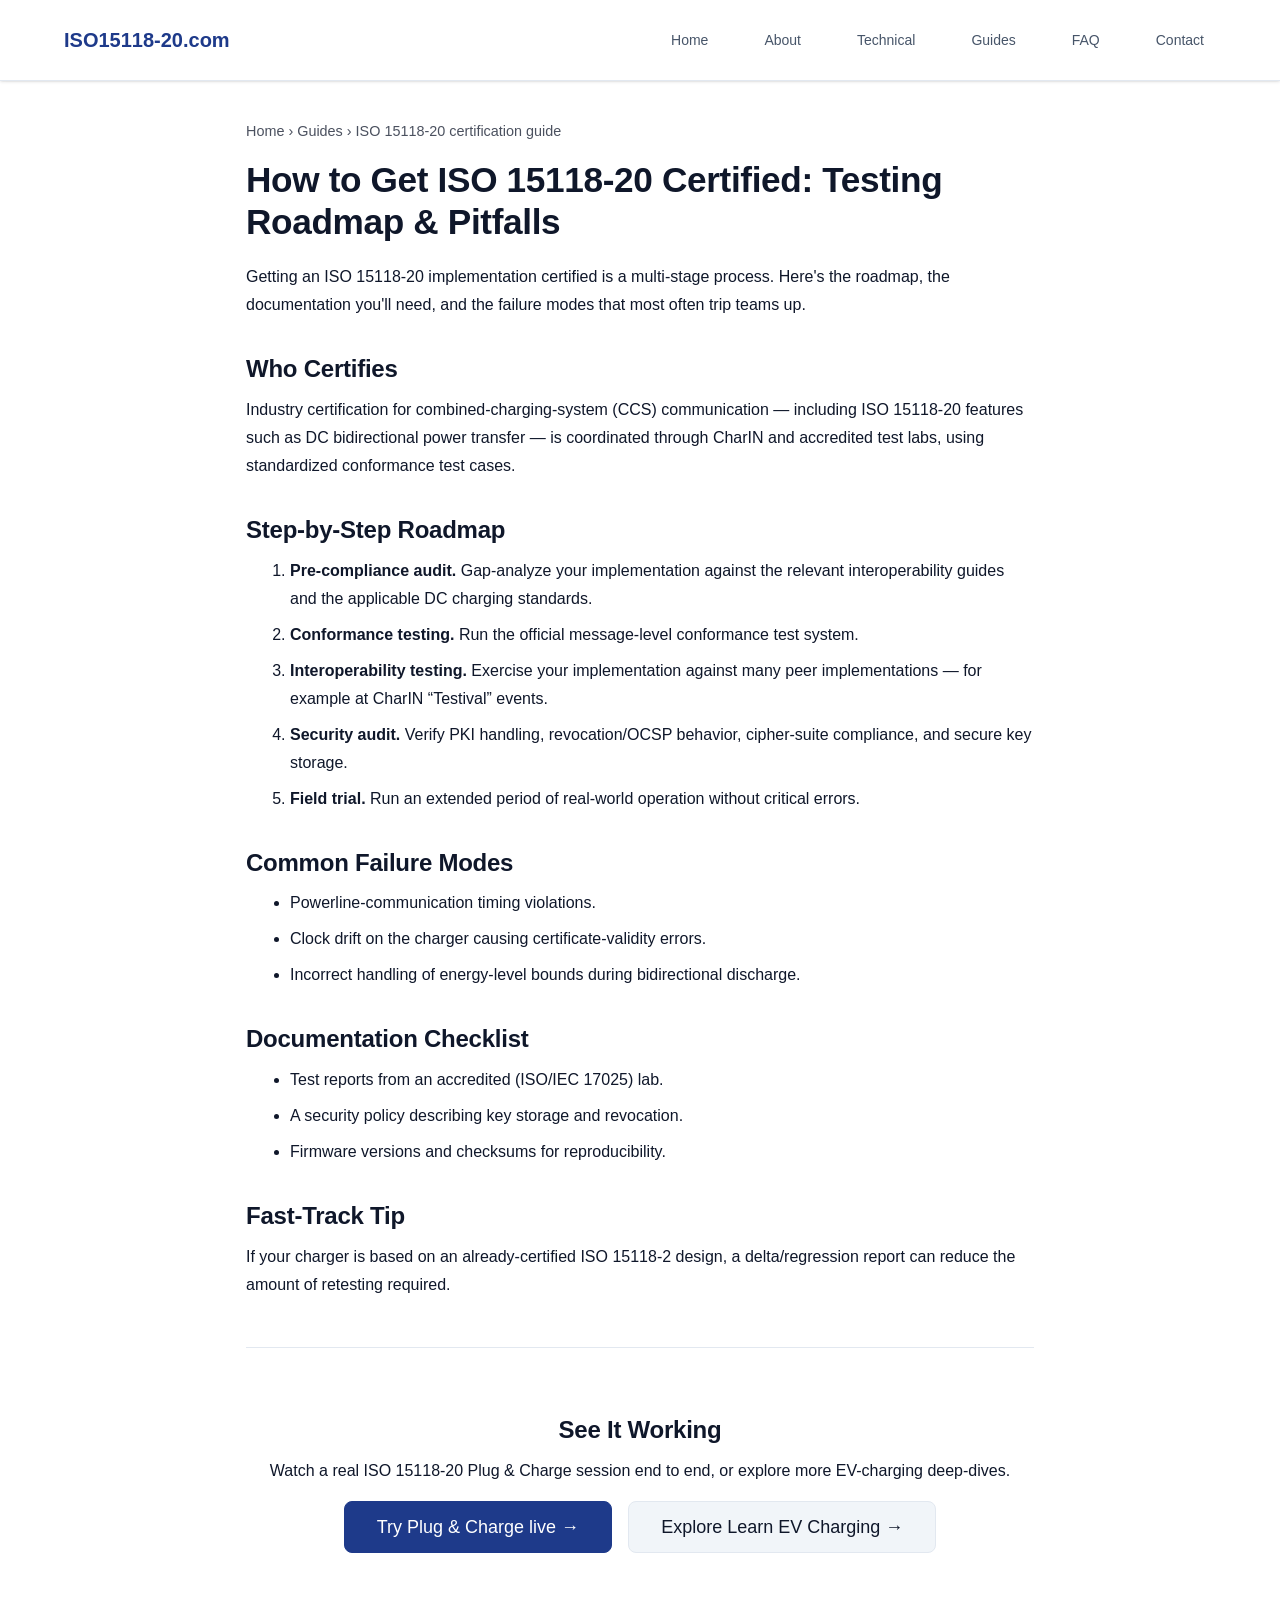
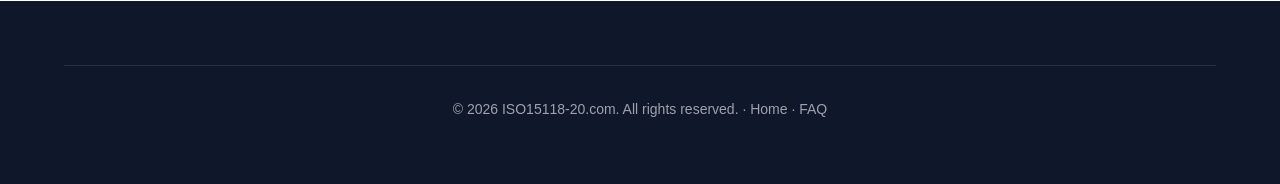
<file: guides/iso-15118-20-certification-guide.html>
<!DOCTYPE html>
<html lang="en">
<head>
    <meta charset="UTF-8">
    <meta name="viewport" content="width=device-width, initial-scale=1.0">
    <title>How to Get ISO 15118-20 Certified: Testing Roadmap &amp; Pitfalls | ISO15118-20.com</title>
    <meta name="description" content="The certification path for ISO 15118-20 — pre-compliance audit, conformance testing, interoperability testivals, security audit, and the failure modes that trip teams up.">
    <meta name="keywords" content="ISO 15118-20, certification, conformance testing, interoperability, CharIN, EV charging">
    <meta name="author" content="Learn EV Charging">
    <meta name="robots" content="index, follow, max-image-preview:large, max-snippet:-1">
    <link rel="canonical" href="https://iso15118-20.com/guides/iso-15118-20-certification-guide.html">
    <link rel="icon" href="/favicon.ico" sizes="any">
    <link rel="apple-touch-icon" href="/apple-touch-icon.png">
    <meta property="og:type" content="article">
    <meta property="og:url" content="https://iso15118-20.com/guides/iso-15118-20-certification-guide.html">
    <meta property="og:title" content="How to Get ISO 15118-20 Certified: Testing Roadmap &amp; Pitfalls">
    <meta property="og:description" content="The certification path for ISO 15118-20 — pre-compliance audit, conformance testing, interoperability testivals, security audit, and the failure modes that trip teams up.">
    <meta property="og:site_name" content="ISO15118-20.com">
    <meta property="og:image" content="https://iso15118-20.com/og-image.png">
    <meta property="twitter:card" content="summary_large_image">
    <meta property="twitter:title" content="How to Get ISO 15118-20 Certified: Testing Roadmap &amp; Pitfalls">
    <meta property="twitter:description" content="The certification path for ISO 15118-20 — pre-compliance audit, conformance testing, interoperability testivals, security audit, and the failure modes that trip teams up.">
    <meta property="twitter:image" content="https://iso15118-20.com/og-image.png">
    <link rel="stylesheet" href="/style.css">
    <script type="application/ld+json">
{
  "@context": "https://schema.org",
  "@type": "TechArticle",
  "headline": "How to Get ISO 15118-20 Certified: Testing Roadmap & Pitfalls",
  "description": "The certification path for ISO 15118-20 \u2014 pre-compliance audit, conformance testing, interoperability testivals, security audit, and the failure modes that trip teams up.",
  "author": {
    "@type": "Organization",
    "name": "Learn EV Charging",
    "url": "https://learnevcharging.com"
  },
  "publisher": {
    "@type": "Organization",
    "name": "ISO15118-20.com",
    "logo": {
      "@type": "ImageObject",
      "url": "https://iso15118-20.com/og-image.png"
    }
  },
  "datePublished": "2026-07-17",
  "dateModified": "2026-07-17",
  "mainEntityOfPage": {
    "@type": "WebPage",
    "@id": "https://iso15118-20.com/guides/iso-15118-20-certification-guide.html"
  },
  "image": "https://iso15118-20.com/og-image.png"
}
    </script>
    <script type="application/ld+json">
{
  "@context": "https://schema.org",
  "@type": "BreadcrumbList",
  "itemListElement": [
    {
      "@type": "ListItem",
      "position": 1,
      "name": "Home",
      "item": "https://iso15118-20.com/"
    },
    {
      "@type": "ListItem",
      "position": 2,
      "name": "Guides",
      "item": "https://iso15118-20.com/#blog"
    },
    {
      "@type": "ListItem",
      "position": 3,
      "name": "ISO 15118-20 certification guide",
      "item": "https://iso15118-20.com/guides/iso-15118-20-certification-guide.html"
    }
  ]
}
    </script>
    <style>
      .guide-wrap{max-width:820px;margin:0 auto;padding:2.5rem 1rem 3rem;}
      .guide-wrap h1{font-size:2.2rem;line-height:1.2;margin:.5rem 0 1.25rem;}
      .guide-wrap h2{font-size:1.5rem;margin:2.25rem 0 .75rem;}
      .guide-wrap p,.guide-wrap li{line-height:1.75;}
      .guide-wrap ul,.guide-wrap ol{margin:0 0 1.1rem 1.25rem;}
      .guide-wrap li{margin-bottom:.5rem;}
      .breadcrumb{font-size:.9rem;opacity:.75;margin-bottom:1rem;}
      .breadcrumb a{color:inherit;text-decoration:none;}
      .breadcrumb a:hover{text-decoration:underline;}
      .guide-table{width:100%;border-collapse:collapse;margin:1rem 0;}
      .guide-table th,.guide-table td{border:1px solid var(--color-border,#d0d0d0);padding:.5rem .75rem;text-align:left;}
      .guide-cta{text-align:center;margin-top:3rem;padding-top:2rem;border-top:1px solid var(--color-border,#d0d0d0);}
      code{background:rgba(127,127,127,.15);padding:.1rem .35rem;border-radius:4px;font-size:.9em;}
    </style>
</head>
<body>
    <header class="header">
        <div class="container">
            <nav class="nav-wrapper">
                <div class="nav-brand"><a href="/" class="logo" style="text-decoration:none;">ISO15118-20.com</a></div>
                <div class="nav-menu" id="navMenu">
                    <a href="/" class="nav-link">Home</a>
                    <a href="/#about" class="nav-link">About</a>
                    <a href="/#technical" class="nav-link">Technical</a>
                    <a href="/#blog" class="nav-link">Guides</a>
                    <a href="/#faq" class="nav-link">FAQ</a>
                    <a href="/#contact" class="nav-link">Contact</a>
                </div>
                <button class="nav-toggle" id="navToggle" aria-label="Toggle navigation"><span></span><span></span><span></span></button>
            </nav>
        </div>
    </header>

    <main class="main-content">
        <article class="guide-wrap">
            <nav class="breadcrumb" aria-label="Breadcrumb">
                <a href="/">Home</a> &rsaquo; <a href="/#blog">Guides</a> &rsaquo; <span>ISO 15118-20 certification guide</span>
            </nav>
            <h1>How to Get ISO 15118-20 Certified: Testing Roadmap & Pitfalls</h1>
            <p>Getting an ISO 15118-20 implementation certified is a multi-stage process. Here's the roadmap, the documentation you'll need, and the failure modes that most often trip teams up.</p>

<h2>Who Certifies</h2>
<p>Industry certification for combined-charging-system (CCS) communication — including ISO 15118-20 features such as DC bidirectional power transfer — is coordinated through CharIN and accredited test labs, using standardized conformance test cases.</p>

<h2>Step-by-Step Roadmap</h2>
<ol>
<li><strong>Pre-compliance audit.</strong> Gap-analyze your implementation against the relevant interoperability guides and the applicable DC charging standards.</li>
<li><strong>Conformance testing.</strong> Run the official message-level conformance test system.</li>
<li><strong>Interoperability testing.</strong> Exercise your implementation against many peer implementations — for example at CharIN &ldquo;Testival&rdquo; events.</li>
<li><strong>Security audit.</strong> Verify PKI handling, revocation/OCSP behavior, cipher-suite compliance, and secure key storage.</li>
<li><strong>Field trial.</strong> Run an extended period of real-world operation without critical errors.</li>
</ol>

<h2>Common Failure Modes</h2>
<ul>
<li>Powerline-communication timing violations.</li>
<li>Clock drift on the charger causing certificate-validity errors.</li>
<li>Incorrect handling of energy-level bounds during bidirectional discharge.</li>
</ul>

<h2>Documentation Checklist</h2>
<ul>
<li>Test reports from an accredited (ISO/IEC 17025) lab.</li>
<li>A security policy describing key storage and revocation.</li>
<li>Firmware versions and checksums for reproducibility.</li>
</ul>

<h2>Fast-Track Tip</h2>
<p>If your charger is based on an already-certified ISO 15118-2 design, a delta/regression report can reduce the amount of retesting required.</p>
            <div class="guide-cta">
                <h2>See It Working</h2>
                <p>Watch a real ISO 15118-20 Plug &amp; Charge session end to end, or explore more EV-charging deep-dives.</p>
                <div class="hero-actions">
                    <a href="https://rey.learnevcharging.com/?utm_source=iso15118-20&amp;utm_medium=guide&amp;utm_campaign=rey" class="btn btn--primary btn--large">Try Plug &amp; Charge live &rarr;</a>
                    <a href="https://learnevcharging.com/?utm_source=iso15118-20&amp;utm_medium=guide&amp;utm_campaign=brand" class="btn btn--secondary btn--large">Explore Learn EV Charging &rarr;</a>
                </div>
            </div>
        </article>
    </main>

    <footer class="footer">
        <div class="container">
            <div class="footer-bottom">
                <p class="footer-copyright">&copy; <span id="copyright-year">2026</span> ISO15118-20.com. All rights reserved. &middot; <a href="/" style="color:inherit;">Home</a> &middot; <a href="/#faq" style="color:inherit;">FAQ</a></p>
            </div>
        </div>
    </footer>

    <script>
      var y=document.getElementById('copyright-year'); if(y){y.textContent=new Date().getFullYear();}
      var t=document.getElementById('navToggle'), m=document.getElementById('navMenu');
      if(t&&m){t.addEventListener('click',function(){m.classList.toggle('active');});}
    </script>
</body>
</html>
</file>
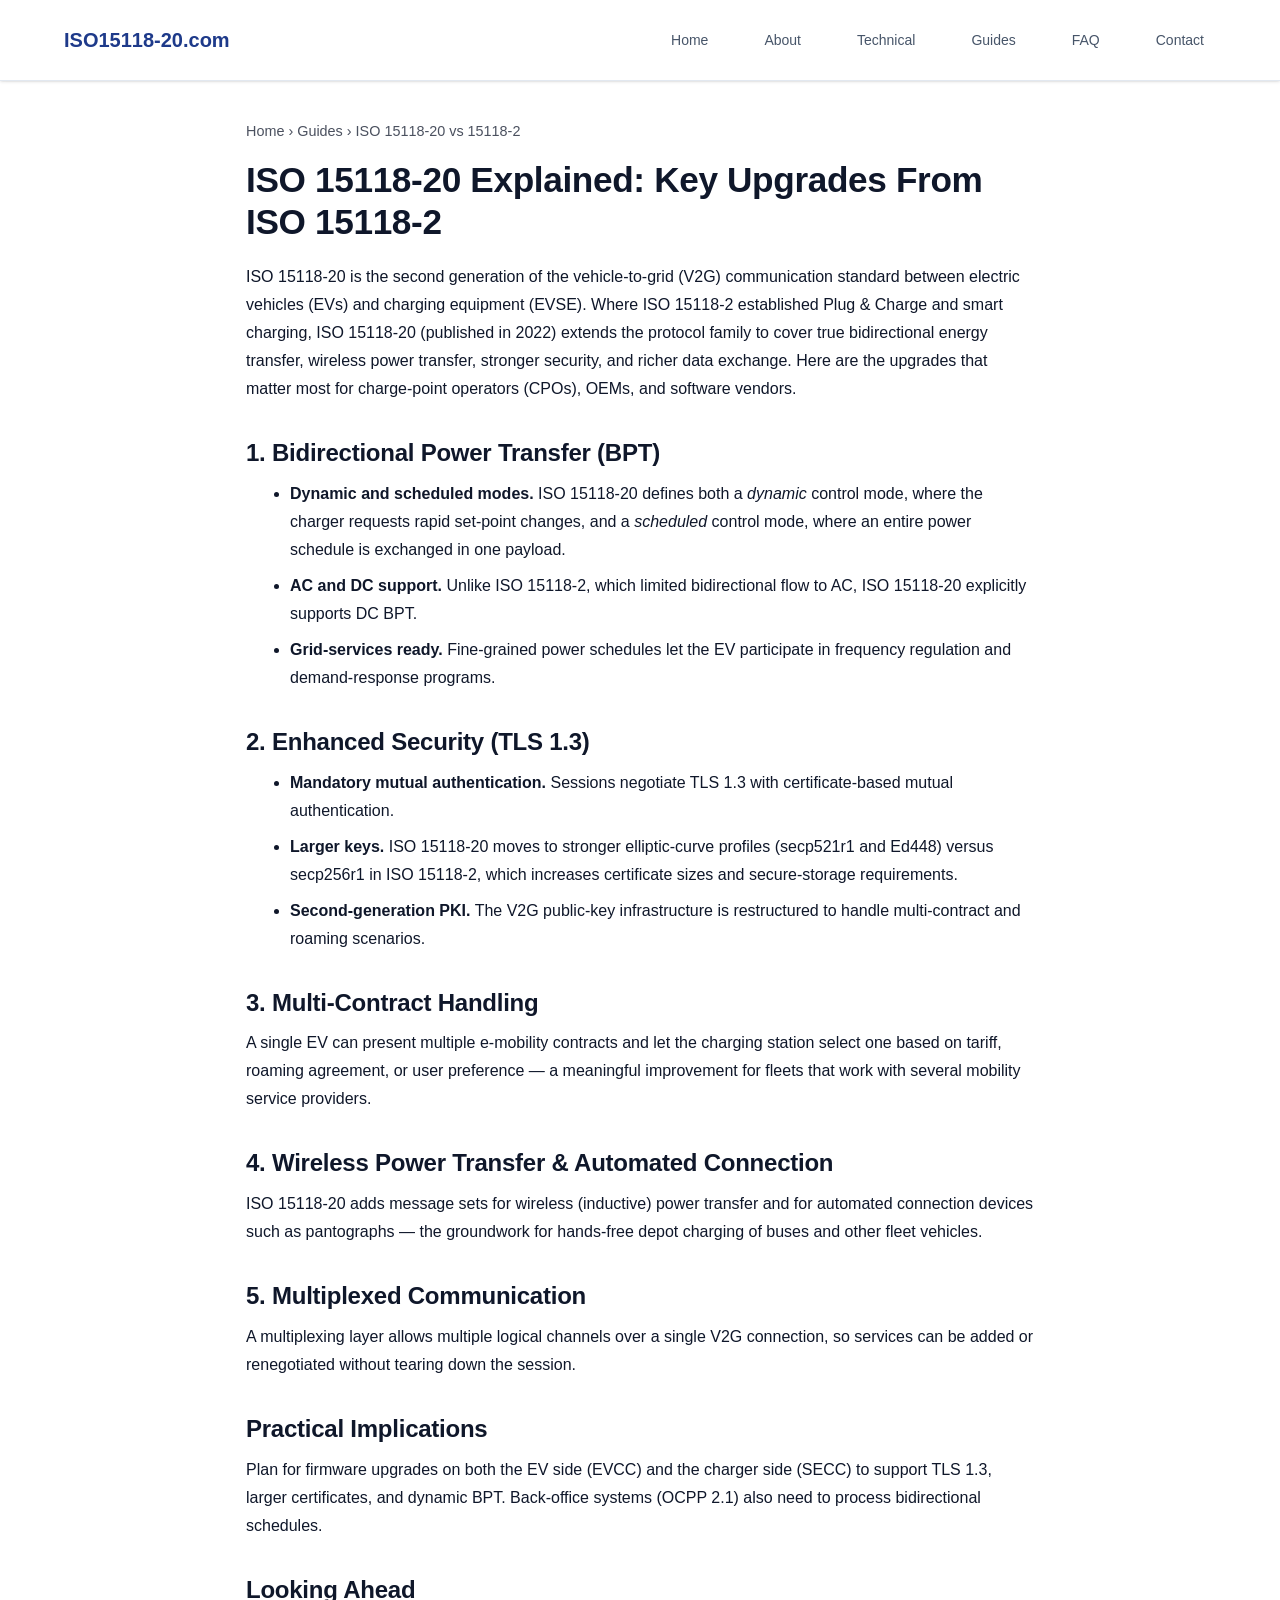
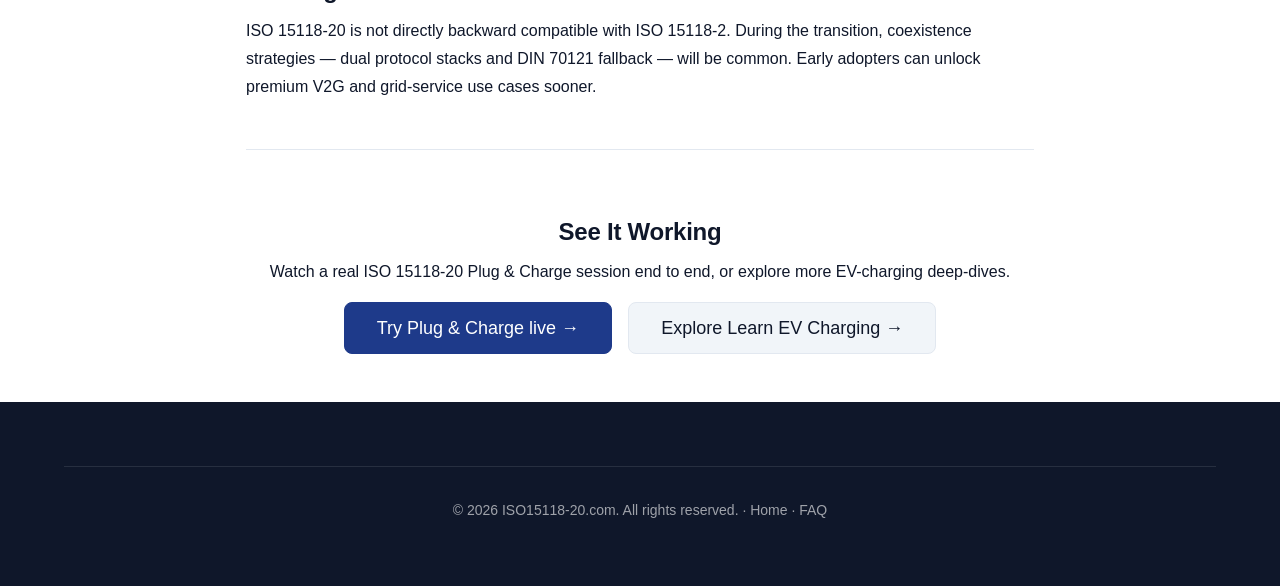
<file: guides/iso-15118-20-vs-15118-2.html>
<!DOCTYPE html>
<html lang="en">
<head>
    <meta charset="UTF-8">
    <meta name="viewport" content="width=device-width, initial-scale=1.0">
    <title>ISO 15118-20 Explained: Key Upgrades From ISO 15118-2 | ISO15118-20.com</title>
    <meta name="description" content="The most important upgrades ISO 15118-20 brings over ISO 15118-2 — bidirectional power transfer, TLS 1.3 security, wireless power transfer, and multi-contract handling.">
    <meta name="keywords" content="ISO 15118-20, ISO 15118-2, bidirectional power transfer, V2G, Plug and Charge, EV charging standard">
    <meta name="author" content="Learn EV Charging">
    <meta name="robots" content="index, follow, max-image-preview:large, max-snippet:-1">
    <link rel="canonical" href="https://iso15118-20.com/guides/iso-15118-20-vs-15118-2.html">
    <link rel="icon" href="/favicon.ico" sizes="any">
    <link rel="apple-touch-icon" href="/apple-touch-icon.png">
    <meta property="og:type" content="article">
    <meta property="og:url" content="https://iso15118-20.com/guides/iso-15118-20-vs-15118-2.html">
    <meta property="og:title" content="ISO 15118-20 Explained: Key Upgrades From ISO 15118-2">
    <meta property="og:description" content="The most important upgrades ISO 15118-20 brings over ISO 15118-2 — bidirectional power transfer, TLS 1.3 security, wireless power transfer, and multi-contract handling.">
    <meta property="og:site_name" content="ISO15118-20.com">
    <meta property="og:image" content="https://iso15118-20.com/og-image.png">
    <meta property="twitter:card" content="summary_large_image">
    <meta property="twitter:title" content="ISO 15118-20 Explained: Key Upgrades From ISO 15118-2">
    <meta property="twitter:description" content="The most important upgrades ISO 15118-20 brings over ISO 15118-2 — bidirectional power transfer, TLS 1.3 security, wireless power transfer, and multi-contract handling.">
    <meta property="twitter:image" content="https://iso15118-20.com/og-image.png">
    <link rel="stylesheet" href="/style.css">
    <script type="application/ld+json">
{
  "@context": "https://schema.org",
  "@type": "TechArticle",
  "headline": "ISO 15118-20 Explained: Key Upgrades From ISO 15118-2",
  "description": "The most important upgrades ISO 15118-20 brings over ISO 15118-2 \u2014 bidirectional power transfer, TLS 1.3 security, wireless power transfer, and multi-contract handling.",
  "author": {
    "@type": "Organization",
    "name": "Learn EV Charging",
    "url": "https://learnevcharging.com"
  },
  "publisher": {
    "@type": "Organization",
    "name": "ISO15118-20.com",
    "logo": {
      "@type": "ImageObject",
      "url": "https://iso15118-20.com/og-image.png"
    }
  },
  "datePublished": "2026-07-17",
  "dateModified": "2026-07-17",
  "mainEntityOfPage": {
    "@type": "WebPage",
    "@id": "https://iso15118-20.com/guides/iso-15118-20-vs-15118-2.html"
  },
  "image": "https://iso15118-20.com/og-image.png"
}
    </script>
    <script type="application/ld+json">
{
  "@context": "https://schema.org",
  "@type": "BreadcrumbList",
  "itemListElement": [
    {
      "@type": "ListItem",
      "position": 1,
      "name": "Home",
      "item": "https://iso15118-20.com/"
    },
    {
      "@type": "ListItem",
      "position": 2,
      "name": "Guides",
      "item": "https://iso15118-20.com/#blog"
    },
    {
      "@type": "ListItem",
      "position": 3,
      "name": "ISO 15118-20 vs 15118-2",
      "item": "https://iso15118-20.com/guides/iso-15118-20-vs-15118-2.html"
    }
  ]
}
    </script>
    <style>
      .guide-wrap{max-width:820px;margin:0 auto;padding:2.5rem 1rem 3rem;}
      .guide-wrap h1{font-size:2.2rem;line-height:1.2;margin:.5rem 0 1.25rem;}
      .guide-wrap h2{font-size:1.5rem;margin:2.25rem 0 .75rem;}
      .guide-wrap p,.guide-wrap li{line-height:1.75;}
      .guide-wrap ul,.guide-wrap ol{margin:0 0 1.1rem 1.25rem;}
      .guide-wrap li{margin-bottom:.5rem;}
      .breadcrumb{font-size:.9rem;opacity:.75;margin-bottom:1rem;}
      .breadcrumb a{color:inherit;text-decoration:none;}
      .breadcrumb a:hover{text-decoration:underline;}
      .guide-table{width:100%;border-collapse:collapse;margin:1rem 0;}
      .guide-table th,.guide-table td{border:1px solid var(--color-border,#d0d0d0);padding:.5rem .75rem;text-align:left;}
      .guide-cta{text-align:center;margin-top:3rem;padding-top:2rem;border-top:1px solid var(--color-border,#d0d0d0);}
      code{background:rgba(127,127,127,.15);padding:.1rem .35rem;border-radius:4px;font-size:.9em;}
    </style>
</head>
<body>
    <header class="header">
        <div class="container">
            <nav class="nav-wrapper">
                <div class="nav-brand"><a href="/" class="logo" style="text-decoration:none;">ISO15118-20.com</a></div>
                <div class="nav-menu" id="navMenu">
                    <a href="/" class="nav-link">Home</a>
                    <a href="/#about" class="nav-link">About</a>
                    <a href="/#technical" class="nav-link">Technical</a>
                    <a href="/#blog" class="nav-link">Guides</a>
                    <a href="/#faq" class="nav-link">FAQ</a>
                    <a href="/#contact" class="nav-link">Contact</a>
                </div>
                <button class="nav-toggle" id="navToggle" aria-label="Toggle navigation"><span></span><span></span><span></span></button>
            </nav>
        </div>
    </header>

    <main class="main-content">
        <article class="guide-wrap">
            <nav class="breadcrumb" aria-label="Breadcrumb">
                <a href="/">Home</a> &rsaquo; <a href="/#blog">Guides</a> &rsaquo; <span>ISO 15118-20 vs 15118-2</span>
            </nav>
            <h1>ISO 15118-20 Explained: Key Upgrades From ISO 15118-2</h1>
            <p>ISO 15118-20 is the second generation of the vehicle-to-grid (V2G) communication standard between electric vehicles (EVs) and charging equipment (EVSE). Where ISO 15118-2 established Plug &amp; Charge and smart charging, ISO 15118-20 (published in 2022) extends the protocol family to cover true bidirectional energy transfer, wireless power transfer, stronger security, and richer data exchange. Here are the upgrades that matter most for charge-point operators (CPOs), OEMs, and software vendors.</p>

<h2>1. Bidirectional Power Transfer (BPT)</h2>
<ul>
<li><strong>Dynamic and scheduled modes.</strong> ISO 15118-20 defines both a <em>dynamic</em> control mode, where the charger requests rapid set-point changes, and a <em>scheduled</em> control mode, where an entire power schedule is exchanged in one payload.</li>
<li><strong>AC and DC support.</strong> Unlike ISO 15118-2, which limited bidirectional flow to AC, ISO 15118-20 explicitly supports DC BPT.</li>
<li><strong>Grid-services ready.</strong> Fine-grained power schedules let the EV participate in frequency regulation and demand-response programs.</li>
</ul>

<h2>2. Enhanced Security (TLS 1.3)</h2>
<ul>
<li><strong>Mandatory mutual authentication.</strong> Sessions negotiate TLS 1.3 with certificate-based mutual authentication.</li>
<li><strong>Larger keys.</strong> ISO 15118-20 moves to stronger elliptic-curve profiles (secp521r1 and Ed448) versus secp256r1 in ISO 15118-2, which increases certificate sizes and secure-storage requirements.</li>
<li><strong>Second-generation PKI.</strong> The V2G public-key infrastructure is restructured to handle multi-contract and roaming scenarios.</li>
</ul>

<h2>3. Multi-Contract Handling</h2>
<p>A single EV can present multiple e-mobility contracts and let the charging station select one based on tariff, roaming agreement, or user preference — a meaningful improvement for fleets that work with several mobility service providers.</p>

<h2>4. Wireless Power Transfer &amp; Automated Connection</h2>
<p>ISO 15118-20 adds message sets for wireless (inductive) power transfer and for automated connection devices such as pantographs — the groundwork for hands-free depot charging of buses and other fleet vehicles.</p>

<h2>5. Multiplexed Communication</h2>
<p>A multiplexing layer allows multiple logical channels over a single V2G connection, so services can be added or renegotiated without tearing down the session.</p>

<h2>Practical Implications</h2>
<p>Plan for firmware upgrades on both the EV side (EVCC) and the charger side (SECC) to support TLS 1.3, larger certificates, and dynamic BPT. Back-office systems (OCPP 2.1) also need to process bidirectional schedules.</p>

<h2>Looking Ahead</h2>
<p>ISO 15118-20 is not directly backward compatible with ISO 15118-2. During the transition, coexistence strategies — dual protocol stacks and DIN 70121 fallback — will be common. Early adopters can unlock premium V2G and grid-service use cases sooner.</p>
            <div class="guide-cta">
                <h2>See It Working</h2>
                <p>Watch a real ISO 15118-20 Plug &amp; Charge session end to end, or explore more EV-charging deep-dives.</p>
                <div class="hero-actions">
                    <a href="https://rey.learnevcharging.com/?utm_source=iso15118-20&amp;utm_medium=guide&amp;utm_campaign=rey" class="btn btn--primary btn--large">Try Plug &amp; Charge live &rarr;</a>
                    <a href="https://learnevcharging.com/?utm_source=iso15118-20&amp;utm_medium=guide&amp;utm_campaign=brand" class="btn btn--secondary btn--large">Explore Learn EV Charging &rarr;</a>
                </div>
            </div>
        </article>
    </main>

    <footer class="footer">
        <div class="container">
            <div class="footer-bottom">
                <p class="footer-copyright">&copy; <span id="copyright-year">2026</span> ISO15118-20.com. All rights reserved. &middot; <a href="/" style="color:inherit;">Home</a> &middot; <a href="/#faq" style="color:inherit;">FAQ</a></p>
            </div>
        </div>
    </footer>

    <script>
      var y=document.getElementById('copyright-year'); if(y){y.textContent=new Date().getFullYear();}
      var t=document.getElementById('navToggle'), m=document.getElementById('navMenu');
      if(t&&m){t.addEventListener('click',function(){m.classList.toggle('active');});}
    </script>
</body>
</html>
</file>
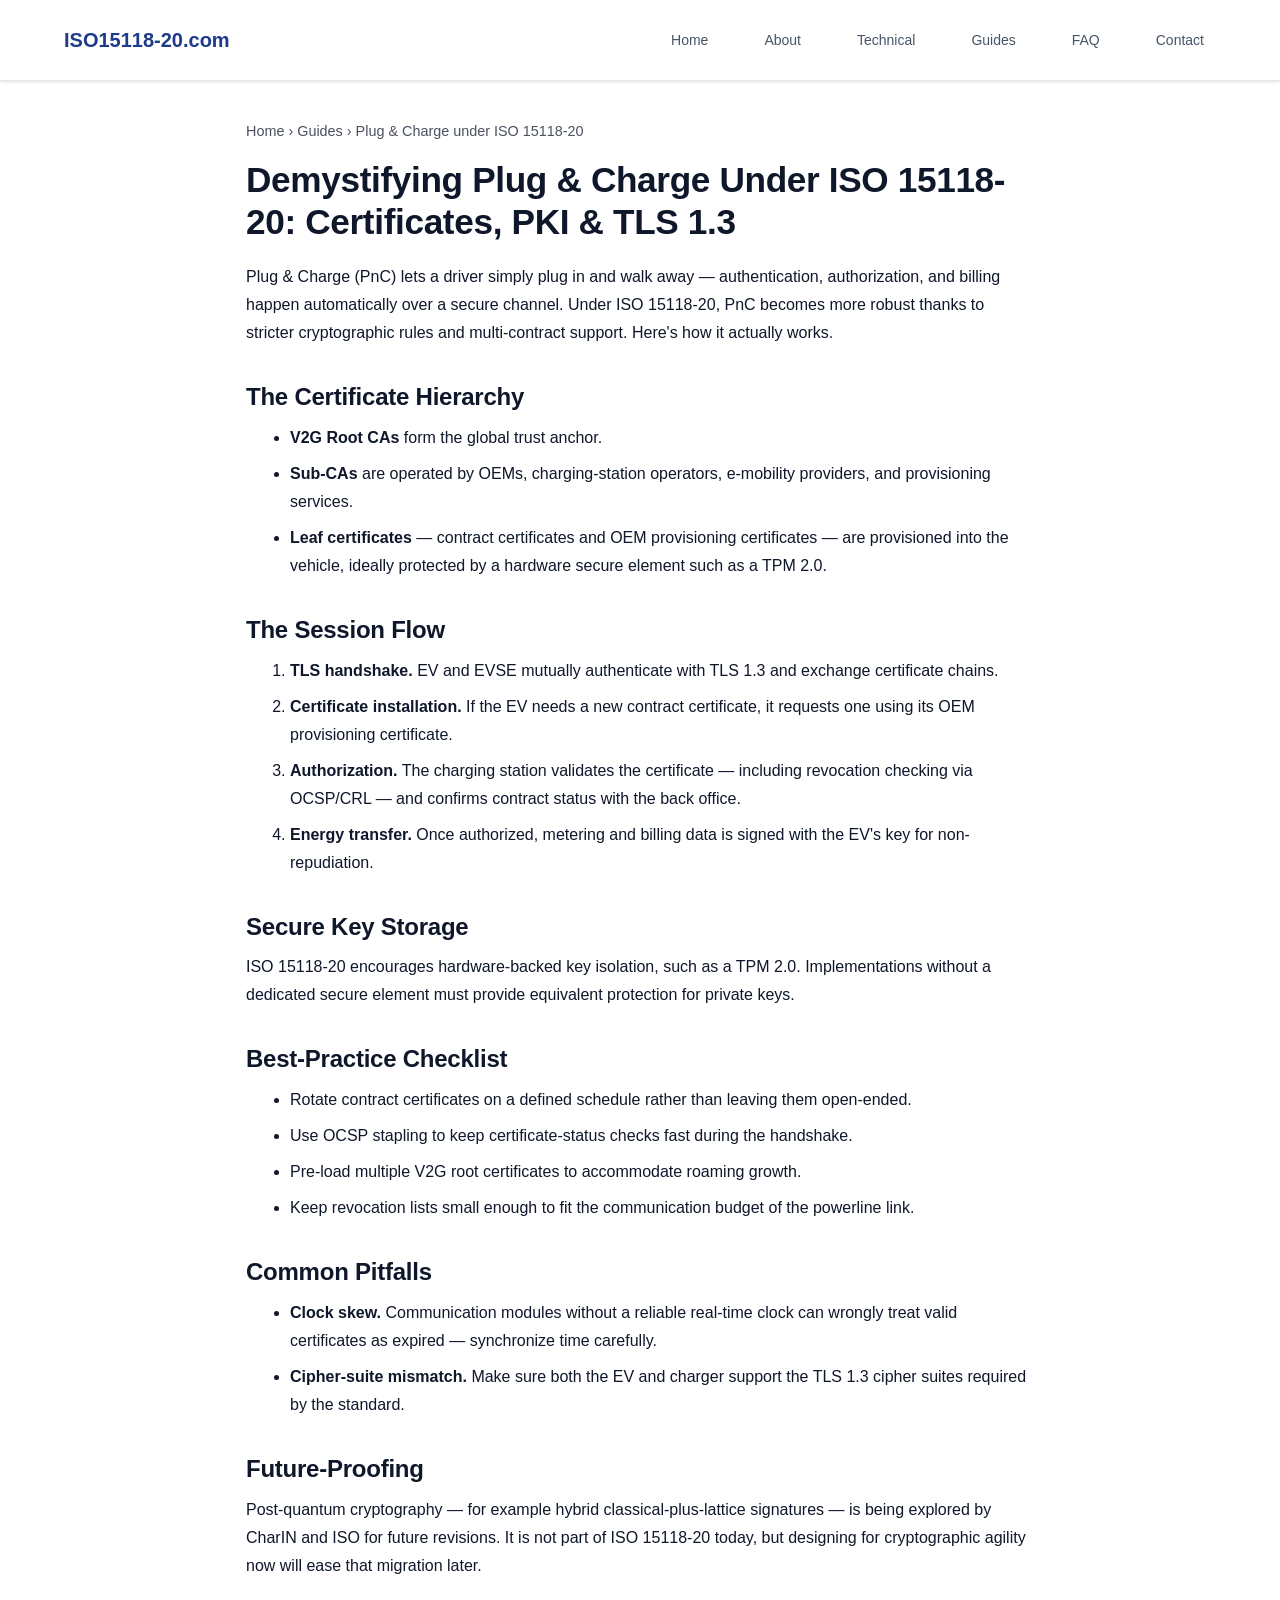
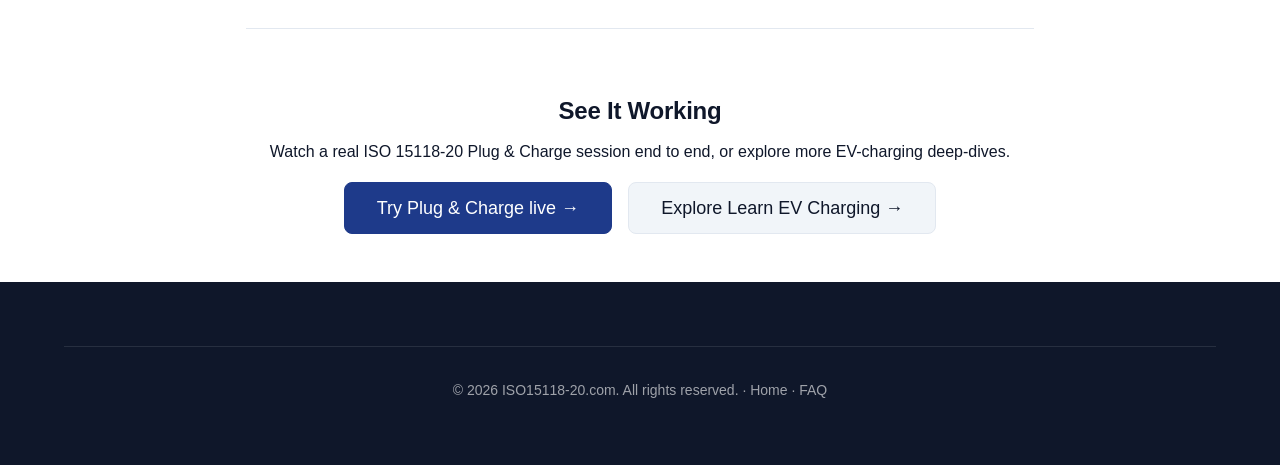
<file: guides/plug-and-charge-iso-15118-20.html>
<!DOCTYPE html>
<html lang="en">
<head>
    <meta charset="UTF-8">
    <meta name="viewport" content="width=device-width, initial-scale=1.0">
    <title>Demystifying Plug &amp; Charge Under ISO 15118-20: Certificates, PKI &amp; TLS 1.3 | ISO15118-20.com</title>
    <meta name="description" content="How Plug &amp; Charge works under ISO 15118-20 — the certificate hierarchy, the TLS 1.3 session flow, contract installation, and the common pitfalls to avoid.">
    <meta name="keywords" content="Plug and Charge, ISO 15118-20, PKI, TLS 1.3, contract certificate, EV charging security">
    <meta name="author" content="Learn EV Charging">
    <meta name="robots" content="index, follow, max-image-preview:large, max-snippet:-1">
    <link rel="canonical" href="https://iso15118-20.com/guides/plug-and-charge-iso-15118-20.html">
    <link rel="icon" href="/favicon.ico" sizes="any">
    <link rel="apple-touch-icon" href="/apple-touch-icon.png">
    <meta property="og:type" content="article">
    <meta property="og:url" content="https://iso15118-20.com/guides/plug-and-charge-iso-15118-20.html">
    <meta property="og:title" content="Demystifying Plug &amp; Charge Under ISO 15118-20: Certificates, PKI &amp; TLS 1.3">
    <meta property="og:description" content="How Plug &amp; Charge works under ISO 15118-20 — the certificate hierarchy, the TLS 1.3 session flow, contract installation, and the common pitfalls to avoid.">
    <meta property="og:site_name" content="ISO15118-20.com">
    <meta property="og:image" content="https://iso15118-20.com/og-image.png">
    <meta property="twitter:card" content="summary_large_image">
    <meta property="twitter:title" content="Demystifying Plug &amp; Charge Under ISO 15118-20: Certificates, PKI &amp; TLS 1.3">
    <meta property="twitter:description" content="How Plug &amp; Charge works under ISO 15118-20 — the certificate hierarchy, the TLS 1.3 session flow, contract installation, and the common pitfalls to avoid.">
    <meta property="twitter:image" content="https://iso15118-20.com/og-image.png">
    <link rel="stylesheet" href="/style.css">
    <script type="application/ld+json">
{
  "@context": "https://schema.org",
  "@type": "TechArticle",
  "headline": "Demystifying Plug & Charge Under ISO 15118-20: Certificates, PKI & TLS 1.3",
  "description": "How Plug & Charge works under ISO 15118-20 \u2014 the certificate hierarchy, the TLS 1.3 session flow, contract installation, and the common pitfalls to avoid.",
  "author": {
    "@type": "Organization",
    "name": "Learn EV Charging",
    "url": "https://learnevcharging.com"
  },
  "publisher": {
    "@type": "Organization",
    "name": "ISO15118-20.com",
    "logo": {
      "@type": "ImageObject",
      "url": "https://iso15118-20.com/og-image.png"
    }
  },
  "datePublished": "2026-07-17",
  "dateModified": "2026-07-17",
  "mainEntityOfPage": {
    "@type": "WebPage",
    "@id": "https://iso15118-20.com/guides/plug-and-charge-iso-15118-20.html"
  },
  "image": "https://iso15118-20.com/og-image.png"
}
    </script>
    <script type="application/ld+json">
{
  "@context": "https://schema.org",
  "@type": "BreadcrumbList",
  "itemListElement": [
    {
      "@type": "ListItem",
      "position": 1,
      "name": "Home",
      "item": "https://iso15118-20.com/"
    },
    {
      "@type": "ListItem",
      "position": 2,
      "name": "Guides",
      "item": "https://iso15118-20.com/#blog"
    },
    {
      "@type": "ListItem",
      "position": 3,
      "name": "Plug & Charge under ISO 15118-20",
      "item": "https://iso15118-20.com/guides/plug-and-charge-iso-15118-20.html"
    }
  ]
}
    </script>
    <style>
      .guide-wrap{max-width:820px;margin:0 auto;padding:2.5rem 1rem 3rem;}
      .guide-wrap h1{font-size:2.2rem;line-height:1.2;margin:.5rem 0 1.25rem;}
      .guide-wrap h2{font-size:1.5rem;margin:2.25rem 0 .75rem;}
      .guide-wrap p,.guide-wrap li{line-height:1.75;}
      .guide-wrap ul,.guide-wrap ol{margin:0 0 1.1rem 1.25rem;}
      .guide-wrap li{margin-bottom:.5rem;}
      .breadcrumb{font-size:.9rem;opacity:.75;margin-bottom:1rem;}
      .breadcrumb a{color:inherit;text-decoration:none;}
      .breadcrumb a:hover{text-decoration:underline;}
      .guide-table{width:100%;border-collapse:collapse;margin:1rem 0;}
      .guide-table th,.guide-table td{border:1px solid var(--color-border,#d0d0d0);padding:.5rem .75rem;text-align:left;}
      .guide-cta{text-align:center;margin-top:3rem;padding-top:2rem;border-top:1px solid var(--color-border,#d0d0d0);}
      code{background:rgba(127,127,127,.15);padding:.1rem .35rem;border-radius:4px;font-size:.9em;}
    </style>
</head>
<body>
    <header class="header">
        <div class="container">
            <nav class="nav-wrapper">
                <div class="nav-brand"><a href="/" class="logo" style="text-decoration:none;">ISO15118-20.com</a></div>
                <div class="nav-menu" id="navMenu">
                    <a href="/" class="nav-link">Home</a>
                    <a href="/#about" class="nav-link">About</a>
                    <a href="/#technical" class="nav-link">Technical</a>
                    <a href="/#blog" class="nav-link">Guides</a>
                    <a href="/#faq" class="nav-link">FAQ</a>
                    <a href="/#contact" class="nav-link">Contact</a>
                </div>
                <button class="nav-toggle" id="navToggle" aria-label="Toggle navigation"><span></span><span></span><span></span></button>
            </nav>
        </div>
    </header>

    <main class="main-content">
        <article class="guide-wrap">
            <nav class="breadcrumb" aria-label="Breadcrumb">
                <a href="/">Home</a> &rsaquo; <a href="/#blog">Guides</a> &rsaquo; <span>Plug &amp; Charge under ISO 15118-20</span>
            </nav>
            <h1>Demystifying Plug & Charge Under ISO 15118-20: Certificates, PKI & TLS 1.3</h1>
            <p>Plug &amp; Charge (PnC) lets a driver simply plug in and walk away — authentication, authorization, and billing happen automatically over a secure channel. Under ISO 15118-20, PnC becomes more robust thanks to stricter cryptographic rules and multi-contract support. Here's how it actually works.</p>

<h2>The Certificate Hierarchy</h2>
<ul>
<li><strong>V2G Root CAs</strong> form the global trust anchor.</li>
<li><strong>Sub-CAs</strong> are operated by OEMs, charging-station operators, e-mobility providers, and provisioning services.</li>
<li><strong>Leaf certificates</strong> — contract certificates and OEM provisioning certificates — are provisioned into the vehicle, ideally protected by a hardware secure element such as a TPM 2.0.</li>
</ul>

<h2>The Session Flow</h2>
<ol>
<li><strong>TLS handshake.</strong> EV and EVSE mutually authenticate with TLS 1.3 and exchange certificate chains.</li>
<li><strong>Certificate installation.</strong> If the EV needs a new contract certificate, it requests one using its OEM provisioning certificate.</li>
<li><strong>Authorization.</strong> The charging station validates the certificate — including revocation checking via OCSP/CRL — and confirms contract status with the back office.</li>
<li><strong>Energy transfer.</strong> Once authorized, metering and billing data is signed with the EV's key for non-repudiation.</li>
</ol>

<h2>Secure Key Storage</h2>
<p>ISO 15118-20 encourages hardware-backed key isolation, such as a TPM 2.0. Implementations without a dedicated secure element must provide equivalent protection for private keys.</p>

<h2>Best-Practice Checklist</h2>
<ul>
<li>Rotate contract certificates on a defined schedule rather than leaving them open-ended.</li>
<li>Use OCSP stapling to keep certificate-status checks fast during the handshake.</li>
<li>Pre-load multiple V2G root certificates to accommodate roaming growth.</li>
<li>Keep revocation lists small enough to fit the communication budget of the powerline link.</li>
</ul>

<h2>Common Pitfalls</h2>
<ul>
<li><strong>Clock skew.</strong> Communication modules without a reliable real-time clock can wrongly treat valid certificates as expired — synchronize time carefully.</li>
<li><strong>Cipher-suite mismatch.</strong> Make sure both the EV and charger support the TLS 1.3 cipher suites required by the standard.</li>
</ul>

<h2>Future-Proofing</h2>
<p>Post-quantum cryptography — for example hybrid classical-plus-lattice signatures — is being explored by CharIN and ISO for future revisions. It is not part of ISO 15118-20 today, but designing for cryptographic agility now will ease that migration later.</p>
            <div class="guide-cta">
                <h2>See It Working</h2>
                <p>Watch a real ISO 15118-20 Plug &amp; Charge session end to end, or explore more EV-charging deep-dives.</p>
                <div class="hero-actions">
                    <a href="https://rey.learnevcharging.com/?utm_source=iso15118-20&amp;utm_medium=guide&amp;utm_campaign=rey" class="btn btn--primary btn--large">Try Plug &amp; Charge live &rarr;</a>
                    <a href="https://learnevcharging.com/?utm_source=iso15118-20&amp;utm_medium=guide&amp;utm_campaign=brand" class="btn btn--secondary btn--large">Explore Learn EV Charging &rarr;</a>
                </div>
            </div>
        </article>
    </main>

    <footer class="footer">
        <div class="container">
            <div class="footer-bottom">
                <p class="footer-copyright">&copy; <span id="copyright-year">2026</span> ISO15118-20.com. All rights reserved. &middot; <a href="/" style="color:inherit;">Home</a> &middot; <a href="/#faq" style="color:inherit;">FAQ</a></p>
            </div>
        </div>
    </footer>

    <script>
      var y=document.getElementById('copyright-year'); if(y){y.textContent=new Date().getFullYear();}
      var t=document.getElementById('navToggle'), m=document.getElementById('navMenu');
      if(t&&m){t.addEventListener('click',function(){m.classList.toggle('active');});}
    </script>
</body>
</html>
</file>
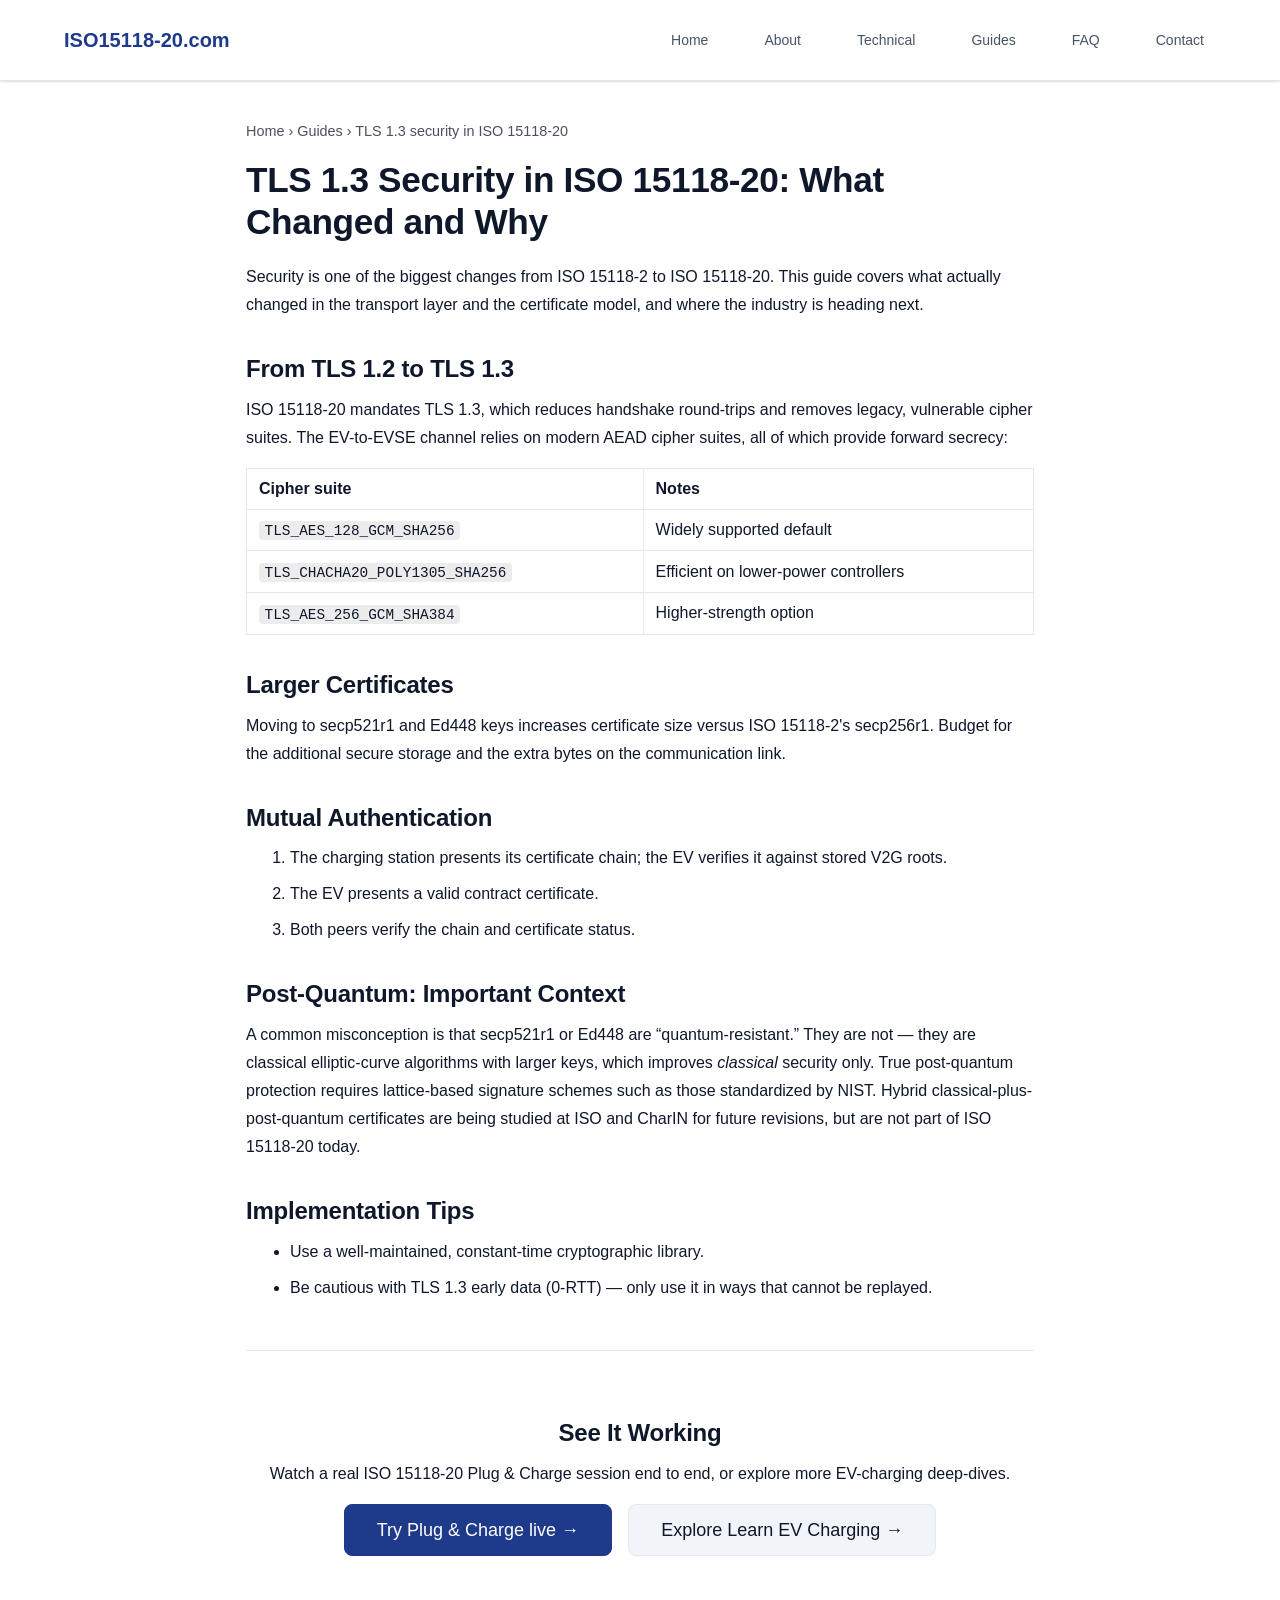
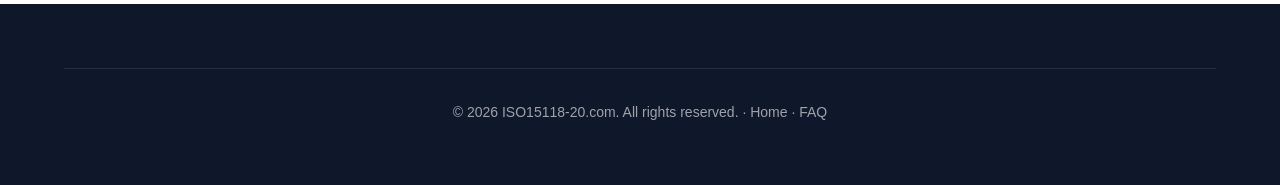
<file: guides/tls-1-3-security-iso-15118-20.html>
<!DOCTYPE html>
<html lang="en">
<head>
    <meta charset="UTF-8">
    <meta name="viewport" content="width=device-width, initial-scale=1.0">
    <title>TLS 1.3 Security in ISO 15118-20: What Changed and Why | ISO15118-20.com</title>
    <meta name="description" content="The move to mandatory TLS 1.3 in ISO 15118-20 — required cipher suites, larger ECDSA-P521/Ed448 certificates, mutual authentication, and the truth about post-quantum readiness.">
    <meta name="keywords" content="ISO 15118-20, TLS 1.3, cipher suites, secp521r1, Ed448, post-quantum, EV charging security">
    <meta name="author" content="Learn EV Charging">
    <meta name="robots" content="index, follow, max-image-preview:large, max-snippet:-1">
    <link rel="canonical" href="https://iso15118-20.com/guides/tls-1-3-security-iso-15118-20.html">
    <link rel="icon" href="/favicon.ico" sizes="any">
    <link rel="apple-touch-icon" href="/apple-touch-icon.png">
    <meta property="og:type" content="article">
    <meta property="og:url" content="https://iso15118-20.com/guides/tls-1-3-security-iso-15118-20.html">
    <meta property="og:title" content="TLS 1.3 Security in ISO 15118-20: What Changed and Why">
    <meta property="og:description" content="The move to mandatory TLS 1.3 in ISO 15118-20 — required cipher suites, larger ECDSA-P521/Ed448 certificates, mutual authentication, and the truth about post-quantum readiness.">
    <meta property="og:site_name" content="ISO15118-20.com">
    <meta property="og:image" content="https://iso15118-20.com/og-image.png">
    <meta property="twitter:card" content="summary_large_image">
    <meta property="twitter:title" content="TLS 1.3 Security in ISO 15118-20: What Changed and Why">
    <meta property="twitter:description" content="The move to mandatory TLS 1.3 in ISO 15118-20 — required cipher suites, larger ECDSA-P521/Ed448 certificates, mutual authentication, and the truth about post-quantum readiness.">
    <meta property="twitter:image" content="https://iso15118-20.com/og-image.png">
    <link rel="stylesheet" href="/style.css">
    <script type="application/ld+json">
{
  "@context": "https://schema.org",
  "@type": "TechArticle",
  "headline": "TLS 1.3 Security in ISO 15118-20: What Changed and Why",
  "description": "The move to mandatory TLS 1.3 in ISO 15118-20 \u2014 required cipher suites, larger ECDSA-P521/Ed448 certificates, mutual authentication, and the truth about post-quantum readiness.",
  "author": {
    "@type": "Organization",
    "name": "Learn EV Charging",
    "url": "https://learnevcharging.com"
  },
  "publisher": {
    "@type": "Organization",
    "name": "ISO15118-20.com",
    "logo": {
      "@type": "ImageObject",
      "url": "https://iso15118-20.com/og-image.png"
    }
  },
  "datePublished": "2026-07-17",
  "dateModified": "2026-07-17",
  "mainEntityOfPage": {
    "@type": "WebPage",
    "@id": "https://iso15118-20.com/guides/tls-1-3-security-iso-15118-20.html"
  },
  "image": "https://iso15118-20.com/og-image.png"
}
    </script>
    <script type="application/ld+json">
{
  "@context": "https://schema.org",
  "@type": "BreadcrumbList",
  "itemListElement": [
    {
      "@type": "ListItem",
      "position": 1,
      "name": "Home",
      "item": "https://iso15118-20.com/"
    },
    {
      "@type": "ListItem",
      "position": 2,
      "name": "Guides",
      "item": "https://iso15118-20.com/#blog"
    },
    {
      "@type": "ListItem",
      "position": 3,
      "name": "TLS 1.3 security in ISO 15118-20",
      "item": "https://iso15118-20.com/guides/tls-1-3-security-iso-15118-20.html"
    }
  ]
}
    </script>
    <style>
      .guide-wrap{max-width:820px;margin:0 auto;padding:2.5rem 1rem 3rem;}
      .guide-wrap h1{font-size:2.2rem;line-height:1.2;margin:.5rem 0 1.25rem;}
      .guide-wrap h2{font-size:1.5rem;margin:2.25rem 0 .75rem;}
      .guide-wrap p,.guide-wrap li{line-height:1.75;}
      .guide-wrap ul,.guide-wrap ol{margin:0 0 1.1rem 1.25rem;}
      .guide-wrap li{margin-bottom:.5rem;}
      .breadcrumb{font-size:.9rem;opacity:.75;margin-bottom:1rem;}
      .breadcrumb a{color:inherit;text-decoration:none;}
      .breadcrumb a:hover{text-decoration:underline;}
      .guide-table{width:100%;border-collapse:collapse;margin:1rem 0;}
      .guide-table th,.guide-table td{border:1px solid var(--color-border,#d0d0d0);padding:.5rem .75rem;text-align:left;}
      .guide-cta{text-align:center;margin-top:3rem;padding-top:2rem;border-top:1px solid var(--color-border,#d0d0d0);}
      code{background:rgba(127,127,127,.15);padding:.1rem .35rem;border-radius:4px;font-size:.9em;}
    </style>
</head>
<body>
    <header class="header">
        <div class="container">
            <nav class="nav-wrapper">
                <div class="nav-brand"><a href="/" class="logo" style="text-decoration:none;">ISO15118-20.com</a></div>
                <div class="nav-menu" id="navMenu">
                    <a href="/" class="nav-link">Home</a>
                    <a href="/#about" class="nav-link">About</a>
                    <a href="/#technical" class="nav-link">Technical</a>
                    <a href="/#blog" class="nav-link">Guides</a>
                    <a href="/#faq" class="nav-link">FAQ</a>
                    <a href="/#contact" class="nav-link">Contact</a>
                </div>
                <button class="nav-toggle" id="navToggle" aria-label="Toggle navigation"><span></span><span></span><span></span></button>
            </nav>
        </div>
    </header>

    <main class="main-content">
        <article class="guide-wrap">
            <nav class="breadcrumb" aria-label="Breadcrumb">
                <a href="/">Home</a> &rsaquo; <a href="/#blog">Guides</a> &rsaquo; <span>TLS 1.3 security in ISO 15118-20</span>
            </nav>
            <h1>TLS 1.3 Security in ISO 15118-20: What Changed and Why</h1>
            <p>Security is one of the biggest changes from ISO 15118-2 to ISO 15118-20. This guide covers what actually changed in the transport layer and the certificate model, and where the industry is heading next.</p>

<h2>From TLS 1.2 to TLS 1.3</h2>
<p>ISO 15118-20 mandates TLS 1.3, which reduces handshake round-trips and removes legacy, vulnerable cipher suites. The EV-to-EVSE channel relies on modern AEAD cipher suites, all of which provide forward secrecy:</p>
<table class="guide-table">
<thead><tr><th>Cipher suite</th><th>Notes</th></tr></thead>
<tbody>
<tr><td><code>TLS_AES_128_GCM_SHA256</code></td><td>Widely supported default</td></tr>
<tr><td><code>TLS_CHACHA20_POLY1305_SHA256</code></td><td>Efficient on lower-power controllers</td></tr>
<tr><td><code>TLS_AES_256_GCM_SHA384</code></td><td>Higher-strength option</td></tr>
</tbody>
</table>

<h2>Larger Certificates</h2>
<p>Moving to secp521r1 and Ed448 keys increases certificate size versus ISO 15118-2's secp256r1. Budget for the additional secure storage and the extra bytes on the communication link.</p>

<h2>Mutual Authentication</h2>
<ol>
<li>The charging station presents its certificate chain; the EV verifies it against stored V2G roots.</li>
<li>The EV presents a valid contract certificate.</li>
<li>Both peers verify the chain and certificate status.</li>
</ol>

<h2>Post-Quantum: Important Context</h2>
<p>A common misconception is that secp521r1 or Ed448 are &ldquo;quantum-resistant.&rdquo; They are not — they are classical elliptic-curve algorithms with larger keys, which improves <em>classical</em> security only. True post-quantum protection requires lattice-based signature schemes such as those standardized by NIST. Hybrid classical-plus-post-quantum certificates are being studied at ISO and CharIN for future revisions, but are not part of ISO 15118-20 today.</p>

<h2>Implementation Tips</h2>
<ul>
<li>Use a well-maintained, constant-time cryptographic library.</li>
<li>Be cautious with TLS 1.3 early data (0-RTT) — only use it in ways that cannot be replayed.</li>
</ul>
            <div class="guide-cta">
                <h2>See It Working</h2>
                <p>Watch a real ISO 15118-20 Plug &amp; Charge session end to end, or explore more EV-charging deep-dives.</p>
                <div class="hero-actions">
                    <a href="https://rey.learnevcharging.com/?utm_source=iso15118-20&amp;utm_medium=guide&amp;utm_campaign=rey" class="btn btn--primary btn--large">Try Plug &amp; Charge live &rarr;</a>
                    <a href="https://learnevcharging.com/?utm_source=iso15118-20&amp;utm_medium=guide&amp;utm_campaign=brand" class="btn btn--secondary btn--large">Explore Learn EV Charging &rarr;</a>
                </div>
            </div>
        </article>
    </main>

    <footer class="footer">
        <div class="container">
            <div class="footer-bottom">
                <p class="footer-copyright">&copy; <span id="copyright-year">2026</span> ISO15118-20.com. All rights reserved. &middot; <a href="/" style="color:inherit;">Home</a> &middot; <a href="/#faq" style="color:inherit;">FAQ</a></p>
            </div>
        </div>
    </footer>

    <script>
      var y=document.getElementById('copyright-year'); if(y){y.textContent=new Date().getFullYear();}
      var t=document.getElementById('navToggle'), m=document.getElementById('navMenu');
      if(t&&m){t.addEventListener('click',function(){m.classList.toggle('active');});}
    </script>
</body>
</html>
</file>
<file: style.css>
:root {
  /* Primitive Color Tokens */
  --color-white: rgba(255, 255, 255, 1);
  --color-black: rgba(0, 0, 0, 1);
  --color-cream-50: rgba(252, 252, 249, 1);
  --color-cream-100: rgba(255, 255, 253, 1);
  --color-gray-200: rgba(245, 245, 245, 1);
  --color-gray-300: rgba(167, 169, 169, 1);
  --color-gray-400: rgba(119, 124, 124, 1);
  --color-slate-500: rgba(98, 108, 113, 1);
  --color-brown-600: rgba(94, 82, 64, 1);
  --color-charcoal-700: rgba(31, 33, 33, 1);
  --color-charcoal-800: rgba(38, 40, 40, 1);
  --color-slate-900: rgba(19, 52, 59, 1);
  --color-teal-300: rgba(50, 184, 198, 1);
  --color-teal-400: rgba(45, 166, 178, 1);
  --color-teal-500: rgba(33, 128, 141, 1);
  --color-teal-600: rgba(29, 116, 128, 1);
  --color-teal-700: rgba(26, 104, 115, 1);
  --color-teal-800: rgba(41, 150, 161, 1);
  --color-red-400: rgba(255, 84, 89, 1);
  --color-red-500: rgba(192, 21, 47, 1);
  --color-orange-400: rgba(230, 129, 97, 1);
  --color-orange-500: rgba(168, 75, 47, 1);

  /* RGB versions for opacity control */
  --color-brown-600-rgb: 94, 82, 64;
  --color-teal-500-rgb: 33, 128, 141;
  --color-slate-900-rgb: 19, 52, 59;
  --color-slate-500-rgb: 98, 108, 113;
  --color-red-500-rgb: 192, 21, 47;
  --color-red-400-rgb: 255, 84, 89;
  --color-orange-500-rgb: 168, 75, 47;
  --color-orange-400-rgb: 230, 129, 97;

  /* Background color tokens (Light Mode) */
  --color-bg-1: rgba(59, 130, 246, 0.08); /* Light blue */
  --color-bg-2: rgba(245, 158, 11, 0.08); /* Light yellow */
  --color-bg-3: rgba(34, 197, 94, 0.08); /* Light green */
  --color-bg-4: rgba(239, 68, 68, 0.08); /* Light red */
  --color-bg-5: rgba(147, 51, 234, 0.08); /* Light purple */
  --color-bg-6: rgba(249, 115, 22, 0.08); /* Light orange */
  --color-bg-7: rgba(236, 72, 153, 0.08); /* Light pink */
  --color-bg-8: rgba(6, 182, 212, 0.08); /* Light cyan */

  /* Semantic Color Tokens (Light Mode) */
  --color-background: var(--color-cream-50);
  --color-surface: var(--color-cream-100);
  --color-text: var(--color-slate-900);
  --color-text-secondary: var(--color-slate-500);
  --color-primary: var(--color-teal-500);
  --color-primary-hover: var(--color-teal-600);
  --color-primary-active: var(--color-teal-700);
  --color-secondary: rgba(var(--color-brown-600-rgb), 0.12);
  --color-secondary-hover: rgba(var(--color-brown-600-rgb), 0.2);
  --color-secondary-active: rgba(var(--color-brown-600-rgb), 0.25);
  --color-border: rgba(var(--color-brown-600-rgb), 0.2);
  --color-btn-primary-text: var(--color-cream-50);
  --color-card-border: rgba(var(--color-brown-600-rgb), 0.12);
  --color-card-border-inner: rgba(var(--color-brown-600-rgb), 0.12);
  --color-error: var(--color-red-500);
  --color-success: var(--color-teal-500);
  --color-warning: var(--color-orange-500);
  --color-info: var(--color-slate-500);
  --color-focus-ring: rgba(var(--color-teal-500-rgb), 0.4);
  --color-select-caret: rgba(var(--color-slate-900-rgb), 0.8);

  /* Common style patterns */
  --focus-ring: 0 0 0 3px var(--color-focus-ring);
  --focus-outline: 2px solid var(--color-primary);
  --status-bg-opacity: 0.15;
  --status-border-opacity: 0.25;
  --select-caret-light: url("data:image/svg+xml,%3Csvg xmlns='http://www.w3.org/2000/svg' width='16' height='16' viewBox='0 0 24 24' fill='none' stroke='%23134252' stroke-width='2' stroke-linecap='round' stroke-linejoin='round'%3E%3Cpolyline points='6 9 12 15 18 9'%3E%3C/polyline%3E%3C/svg%3E");
  --select-caret-dark: url("data:image/svg+xml,%3Csvg xmlns='http://www.w3.org/2000/svg' width='16' height='16' viewBox='0 0 24 24' fill='none' stroke='%23f5f5f5' stroke-width='2' stroke-linecap='round' stroke-linejoin='round'%3E%3Cpolyline points='6 9 12 15 18 9'%3E%3C/polyline%3E%3C/svg%3E");

  /* RGB versions for opacity control */
  --color-success-rgb: 33, 128, 141;
  --color-error-rgb: 192, 21, 47;
  --color-warning-rgb: 168, 75, 47;
  --color-info-rgb: 98, 108, 113;

  /* Typography */
  --font-family-base: "FKGroteskNeue", "Geist", "Inter", -apple-system,
    BlinkMacSystemFont, "Segoe UI", Roboto, sans-serif;
  --font-family-mono: "Berkeley Mono", ui-monospace, SFMono-Regular, Menlo,
    Monaco, Consolas, monospace;
  --font-size-xs: 11px;
  --font-size-sm: 12px;
  --font-size-base: 14px;
  --font-size-md: 14px;
  --font-size-lg: 16px;
  --font-size-xl: 18px;
  --font-size-2xl: 20px;
  --font-size-3xl: 24px;
  --font-size-4xl: 30px;
  --font-weight-normal: 400;
  --font-weight-medium: 500;
  --font-weight-semibold: 550;
  --font-weight-bold: 600;
  --line-height-tight: 1.2;
  --line-height-normal: 1.5;
  --letter-spacing-tight: -0.01em;

  /* Spacing */
  --space-0: 0;
  --space-1: 1px;
  --space-2: 2px;
  --space-4: 4px;
  --space-6: 6px;
  --space-8: 8px;
  --space-10: 10px;
  --space-12: 12px;
  --space-16: 16px;
  --space-20: 20px;
  --space-24: 24px;
  --space-32: 32px;

  /* Border Radius */
  --radius-sm: 6px;
  --radius-base: 8px;
  --radius-md: 10px;
  --radius-lg: 12px;
  --radius-full: 9999px;

  /* Shadows */
  --shadow-xs: 0 1px 2px rgba(0, 0, 0, 0.02);
  --shadow-sm: 0 1px 3px rgba(0, 0, 0, 0.04), 0 1px 2px rgba(0, 0, 0, 0.02);
  --shadow-md: 0 4px 6px -1px rgba(0, 0, 0, 0.04),
    0 2px 4px -1px rgba(0, 0, 0, 0.02);
  --shadow-lg: 0 10px 15px -3px rgba(0, 0, 0, 0.04),
    0 4px 6px -2px rgba(0, 0, 0, 0.02);
  --shadow-inset-sm: inset 0 1px 0 rgba(255, 255, 255, 0.15),
    inset 0 -1px 0 rgba(0, 0, 0, 0.03);

  /* Animation */
  --duration-fast: 150ms;
  --duration-normal: 250ms;
  --ease-standard: cubic-bezier(0.16, 1, 0.3, 1);

  /* Layout */
  --container-sm: 640px;
  --container-md: 768px;
  --container-lg: 1024px;
  --container-xl: 1280px;
}

/* Dark mode colors */
@media (prefers-color-scheme: dark) {
  :root {
    /* RGB versions for opacity control (Dark Mode) */
    --color-gray-400-rgb: 119, 124, 124;
    --color-teal-300-rgb: 50, 184, 198;
    --color-gray-300-rgb: 167, 169, 169;
    --color-gray-200-rgb: 245, 245, 245;

    /* Background color tokens (Dark Mode) */
    --color-bg-1: rgba(29, 78, 216, 0.15); /* Dark blue */
    --color-bg-2: rgba(180, 83, 9, 0.15); /* Dark yellow */
    --color-bg-3: rgba(21, 128, 61, 0.15); /* Dark green */
    --color-bg-4: rgba(185, 28, 28, 0.15); /* Dark red */
    --color-bg-5: rgba(107, 33, 168, 0.15); /* Dark purple */
    --color-bg-6: rgba(194, 65, 12, 0.15); /* Dark orange */
    --color-bg-7: rgba(190, 24, 93, 0.15); /* Dark pink */
    --color-bg-8: rgba(8, 145, 178, 0.15); /* Dark cyan */
    
    /* Semantic Color Tokens (Dark Mode) */
    --color-background: var(--color-charcoal-700);
    --color-surface: var(--color-charcoal-800);
    --color-text: var(--color-gray-200);
    --color-text-secondary: rgba(var(--color-gray-300-rgb), 0.7);
    --color-primary: var(--color-teal-300);
    --color-primary-hover: var(--color-teal-400);
    --color-primary-active: var(--color-teal-800);
    --color-secondary: rgba(var(--color-gray-400-rgb), 0.15);
    --color-secondary-hover: rgba(var(--color-gray-400-rgb), 0.25);
    --color-secondary-active: rgba(var(--color-gray-400-rgb), 0.3);
    --color-border: rgba(var(--color-gray-400-rgb), 0.3);
    --color-error: var(--color-red-400);
    --color-success: var(--color-teal-300);
    --color-warning: var(--color-orange-400);
    --color-info: var(--color-gray-300);
    --color-focus-ring: rgba(var(--color-teal-300-rgb), 0.4);
    --color-btn-primary-text: var(--color-slate-900);
    --color-card-border: rgba(var(--color-gray-400-rgb), 0.2);
    --color-card-border-inner: rgba(var(--color-gray-400-rgb), 0.15);
    --shadow-inset-sm: inset 0 1px 0 rgba(255, 255, 255, 0.1),
      inset 0 -1px 0 rgba(0, 0, 0, 0.15);
    --button-border-secondary: rgba(var(--color-gray-400-rgb), 0.2);
    --color-border-secondary: rgba(var(--color-gray-400-rgb), 0.2);
    --color-select-caret: rgba(var(--color-gray-200-rgb), 0.8);

    /* Common style patterns - updated for dark mode */
    --focus-ring: 0 0 0 3px var(--color-focus-ring);
    --focus-outline: 2px solid var(--color-primary);
    --status-bg-opacity: 0.15;
    --status-border-opacity: 0.25;
    --select-caret-light: url("data:image/svg+xml,%3Csvg xmlns='http://www.w3.org/2000/svg' width='16' height='16' viewBox='0 0 24 24' fill='none' stroke='%23134252' stroke-width='2' stroke-linecap='round' stroke-linejoin='round'%3E%3Cpolyline points='6 9 12 15 18 9'%3E%3C/polyline%3E%3C/svg%3E");
    --select-caret-dark: url("data:image/svg+xml,%3Csvg xmlns='http://www.w3.org/2000/svg' width='16' height='16' viewBox='0 0 24 24' fill='none' stroke='%23f5f5f5' stroke-width='2' stroke-linecap='round' stroke-linejoin='round'%3E%3Cpolyline points='6 9 12 15 18 9'%3E%3C/polyline%3E%3C/svg%3E");

    /* RGB versions for dark mode */
    --color-success-rgb: var(--color-teal-300-rgb);
    --color-error-rgb: var(--color-red-400-rgb);
    --color-warning-rgb: var(--color-orange-400-rgb);
    --color-info-rgb: var(--color-gray-300-rgb);
  }
}

/* Data attribute for manual theme switching */
[data-color-scheme="dark"] {
  /* RGB versions for opacity control (dark mode) */
  --color-gray-400-rgb: 119, 124, 124;
  --color-teal-300-rgb: 50, 184, 198;
  --color-gray-300-rgb: 167, 169, 169;
  --color-gray-200-rgb: 245, 245, 245;

  /* Colorful background palette - Dark Mode */
  --color-bg-1: rgba(29, 78, 216, 0.15); /* Dark blue */
  --color-bg-2: rgba(180, 83, 9, 0.15); /* Dark yellow */
  --color-bg-3: rgba(21, 128, 61, 0.15); /* Dark green */
  --color-bg-4: rgba(185, 28, 28, 0.15); /* Dark red */
  --color-bg-5: rgba(107, 33, 168, 0.15); /* Dark purple */
  --color-bg-6: rgba(194, 65, 12, 0.15); /* Dark orange */
  --color-bg-7: rgba(190, 24, 93, 0.15); /* Dark pink */
  --color-bg-8: rgba(8, 145, 178, 0.15); /* Dark cyan */
  
  /* Semantic Color Tokens (Dark Mode) */
  --color-background: var(--color-charcoal-700);
  --color-surface: var(--color-charcoal-800);
  --color-text: var(--color-gray-200);
  --color-text-secondary: rgba(var(--color-gray-300-rgb), 0.7);
  --color-primary: var(--color-teal-300);
  --color-primary-hover: var(--color-teal-400);
  --color-primary-active: var(--color-teal-800);
  --color-secondary: rgba(var(--color-gray-400-rgb), 0.15);
  --color-secondary-hover: rgba(var(--color-gray-400-rgb), 0.25);
  --color-secondary-active: rgba(var(--color-gray-400-rgb), 0.3);
  --color-border: rgba(var(--color-gray-400-rgb), 0.3);
  --color-error: var(--color-red-400);
  --color-success: var(--color-teal-300);
  --color-warning: var(--color-orange-400);
  --color-info: var(--color-gray-300);
  --color-focus-ring: rgba(var(--color-teal-300-rgb), 0.4);
  --color-btn-primary-text: var(--color-slate-900);
  --color-card-border: rgba(var(--color-gray-400-rgb), 0.15);
  --color-card-border-inner: rgba(var(--color-gray-400-rgb), 0.15);
  --shadow-inset-sm: inset 0 1px 0 rgba(255, 255, 255, 0.1),
    inset 0 -1px 0 rgba(0, 0, 0, 0.15);
  --color-border-secondary: rgba(var(--color-gray-400-rgb), 0.2);
  --color-select-caret: rgba(var(--color-gray-200-rgb), 0.8);

  /* Common style patterns - updated for dark mode */
  --focus-ring: 0 0 0 3px var(--color-focus-ring);
  --focus-outline: 2px solid var(--color-primary);
  --status-bg-opacity: 0.15;
  --status-border-opacity: 0.25;
  --select-caret-light: url("data:image/svg+xml,%3Csvg xmlns='http://www.w3.org/2000/svg' width='16' height='16' viewBox='0 0 24 24' fill='none' stroke='%23134252' stroke-width='2' stroke-linecap='round' stroke-linejoin='round'%3E%3Cpolyline points='6 9 12 15 18 9'%3E%3C/polyline%3E%3C/svg%3E");
  --select-caret-dark: url("data:image/svg+xml,%3Csvg xmlns='http://www.w3.org/2000/svg' width='16' height='16' viewBox='0 0 24 24' fill='none' stroke='%23f5f5f5' stroke-width='2' stroke-linecap='round' stroke-linejoin='round'%3E%3Cpolyline points='6 9 12 15 18 9'%3E%3C/polyline%3E%3C/svg%3E");

  /* RGB versions for dark mode */
  --color-success-rgb: var(--color-teal-300-rgb);
  --color-error-rgb: var(--color-red-400-rgb);
  --color-warning-rgb: var(--color-orange-400-rgb);
  --color-info-rgb: var(--color-gray-300-rgb);
}

[data-color-scheme="light"] {
  /* RGB versions for opacity control (light mode) */
  --color-brown-600-rgb: 94, 82, 64;
  --color-teal-500-rgb: 33, 128, 141;
  --color-slate-900-rgb: 19, 52, 59;
  
  /* Semantic Color Tokens (Light Mode) */
  --color-background: var(--color-cream-50);
  --color-surface: var(--color-cream-100);
  --color-text: var(--color-slate-900);
  --color-text-secondary: var(--color-slate-500);
  --color-primary: var(--color-teal-500);
  --color-primary-hover: var(--color-teal-600);
  --color-primary-active: var(--color-teal-700);
  --color-secondary: rgba(var(--color-brown-600-rgb), 0.12);
  --color-secondary-hover: rgba(var(--color-brown-600-rgb), 0.2);
  --color-secondary-active: rgba(var(--color-brown-600-rgb), 0.25);
  --color-border: rgba(var(--color-brown-600-rgb), 0.2);
  --color-btn-primary-text: var(--color-cream-50);
  --color-card-border: rgba(var(--color-brown-600-rgb), 0.12);
  --color-card-border-inner: rgba(var(--color-brown-600-rgb), 0.12);
  --color-error: var(--color-red-500);
  --color-success: var(--color-teal-500);
  --color-warning: var(--color-orange-500);
  --color-info: var(--color-slate-500);
  --color-focus-ring: rgba(var(--color-teal-500-rgb), 0.4);

  /* RGB versions for light mode */
  --color-success-rgb: var(--color-teal-500-rgb);
  --color-error-rgb: var(--color-red-500-rgb);
  --color-warning-rgb: var(--color-orange-500-rgb);
  --color-info-rgb: var(--color-slate-500-rgb);
}

/* Base styles */
html {
  font-size: var(--font-size-base);
  font-family: var(--font-family-base);
  line-height: var(--line-height-normal);
  color: var(--color-text);
  background-color: var(--color-background);
  -webkit-font-smoothing: antialiased;
  box-sizing: border-box;
}

body {
  margin: 0;
  padding: 0;
}

*,
*::before,
*::after {
  box-sizing: inherit;
}

/* Typography */
h1,
h2,
h3,
h4,
h5,
h6 {
  margin: 0;
  font-weight: var(--font-weight-semibold);
  line-height: var(--line-height-tight);
  color: var(--color-text);
  letter-spacing: var(--letter-spacing-tight);
}

h1 {
  font-size: var(--font-size-4xl);
}
h2 {
  font-size: var(--font-size-3xl);
}
h3 {
  font-size: var(--font-size-2xl);
}
h4 {
  font-size: var(--font-size-xl);
}
h5 {
  font-size: var(--font-size-lg);
}
h6 {
  font-size: var(--font-size-md);
}

p {
  margin: 0 0 var(--space-16) 0;
}

a {
  color: var(--color-primary);
  text-decoration: none;
  transition: color var(--duration-fast) var(--ease-standard);
}

a:hover {
  color: var(--color-primary-hover);
}

code,
pre {
  font-family: var(--font-family-mono);
  font-size: calc(var(--font-size-base) * 0.95);
  background-color: var(--color-secondary);
  border-radius: var(--radius-sm);
}

code {
  padding: var(--space-1) var(--space-4);
}

pre {
  padding: var(--space-16);
  margin: var(--space-16) 0;
  overflow: auto;
  border: 1px solid var(--color-border);
}

pre code {
  background: none;
  padding: 0;
}

/* Buttons */
.btn {
  display: inline-flex;
  align-items: center;
  justify-content: center;
  padding: var(--space-8) var(--space-16);
  border-radius: var(--radius-base);
  font-size: var(--font-size-base);
  font-weight: 500;
  line-height: 1.5;
  cursor: pointer;
  transition: all var(--duration-normal) var(--ease-standard);
  border: none;
  text-decoration: none;
  position: relative;
}

.btn:focus-visible {
  outline: none;
  box-shadow: var(--focus-ring);
}

.btn--primary {
  background: var(--color-primary);
  color: var(--color-btn-primary-text);
}

.btn--primary:hover {
  background: var(--color-primary-hover);
}

.btn--primary:active {
  background: var(--color-primary-active);
}

.btn--secondary {
  background: var(--color-secondary);
  color: var(--color-text);
}

.btn--secondary:hover {
  background: var(--color-secondary-hover);
}

.btn--secondary:active {
  background: var(--color-secondary-active);
}

.btn--outline {
  background: transparent;
  border: 1px solid var(--color-border);
  color: var(--color-text);
}

.btn--outline:hover {
  background: var(--color-secondary);
}

.btn--sm {
  padding: var(--space-4) var(--space-12);
  font-size: var(--font-size-sm);
  border-radius: var(--radius-sm);
}

.btn--lg {
  padding: var(--space-10) var(--space-20);
  font-size: var(--font-size-lg);
  border-radius: var(--radius-md);
}

.btn--full-width {
  width: 100%;
}

.btn:disabled {
  opacity: 0.5;
  cursor: not-allowed;
}

/* Form elements */
.form-control {
  display: block;
  width: 100%;
  padding: var(--space-8) var(--space-12);
  font-size: var(--font-size-md);
  line-height: 1.5;
  color: var(--color-text);
  background-color: var(--color-surface);
  border: 1px solid var(--color-border);
  border-radius: var(--radius-base);
  transition: border-color var(--duration-fast) var(--ease-standard),
    box-shadow var(--duration-fast) var(--ease-standard);
}

textarea.form-control {
  font-family: var(--font-family-base);
  font-size: var(--font-size-base);
}

select.form-control {
  padding: var(--space-8) var(--space-12);
  -webkit-appearance: none;
  -moz-appearance: none;
  appearance: none;
  background-image: var(--select-caret-light);
  background-repeat: no-repeat;
  background-position: right var(--space-12) center;
  background-size: 16px;
  padding-right: var(--space-32);
}

/* Add a dark mode specific caret */
@media (prefers-color-scheme: dark) {
  select.form-control {
    background-image: var(--select-caret-dark);
  }
}

/* Also handle data-color-scheme */
[data-color-scheme="dark"] select.form-control {
  background-image: var(--select-caret-dark);
}

[data-color-scheme="light"] select.form-control {
  background-image: var(--select-caret-light);
}

.form-control:focus {
  border-color: var(--color-primary);
  outline: var(--focus-outline);
}

.form-label {
  display: block;
  margin-bottom: var(--space-8);
  font-weight: var(--font-weight-medium);
  font-size: var(--font-size-sm);
}

.form-group {
  margin-bottom: var(--space-16);
}

/* Card component */
.card {
  background-color: var(--color-surface);
  border-radius: var(--radius-lg);
  border: 1px solid var(--color-card-border);
  box-shadow: var(--shadow-sm);
  overflow: hidden;
  transition: box-shadow var(--duration-normal) var(--ease-standard);
}

.card:hover {
  box-shadow: var(--shadow-md);
}

.card__body {
  padding: var(--space-16);
}

.card__header,
.card__footer {
  padding: var(--space-16);
  border-bottom: 1px solid var(--color-card-border-inner);
}

/* Status indicators - simplified with CSS variables */
.status {
  display: inline-flex;
  align-items: center;
  padding: var(--space-6) var(--space-12);
  border-radius: var(--radius-full);
  font-weight: var(--font-weight-medium);
  font-size: var(--font-size-sm);
}

.status--success {
  background-color: rgba(
    var(--color-success-rgb, 33, 128, 141),
    var(--status-bg-opacity)
  );
  color: var(--color-success);
  border: 1px solid
    rgba(var(--color-success-rgb, 33, 128, 141), var(--status-border-opacity));
}

.status--error {
  background-color: rgba(
    var(--color-error-rgb, 192, 21, 47),
    var(--status-bg-opacity)
  );
  color: var(--color-error);
  border: 1px solid
    rgba(var(--color-error-rgb, 192, 21, 47), var(--status-border-opacity));
}

.status--warning {
  background-color: rgba(
    var(--color-warning-rgb, 168, 75, 47),
    var(--status-bg-opacity)
  );
  color: var(--color-warning);
  border: 1px solid
    rgba(var(--color-warning-rgb, 168, 75, 47), var(--status-border-opacity));
}

.status--info {
  background-color: rgba(
    var(--color-info-rgb, 98, 108, 113),
    var(--status-bg-opacity)
  );
  color: var(--color-info);
  border: 1px solid
    rgba(var(--color-info-rgb, 98, 108, 113), var(--status-border-opacity));
}

/* Container layout */
.container {
  width: 100%;
  margin-right: auto;
  margin-left: auto;
  padding-right: var(--space-16);
  padding-left: var(--space-16);
}

@media (min-width: 640px) {
  .container {
    max-width: var(--container-sm);
  }
}
@media (min-width: 768px) {
  .container {
    max-width: var(--container-md);
  }
}
@media (min-width: 1024px) {
  .container {
    max-width: var(--container-lg);
  }
}
@media (min-width: 1280px) {
  .container {
    max-width: var(--container-xl);
  }
}

/* Utility classes */
.flex {
  display: flex;
}
.flex-col {
  flex-direction: column;
}
.items-center {
  align-items: center;
}
.justify-center {
  justify-content: center;
}
.justify-between {
  justify-content: space-between;
}
.gap-4 {
  gap: var(--space-4);
}
.gap-8 {
  gap: var(--space-8);
}
.gap-16 {
  gap: var(--space-16);
}

.m-0 {
  margin: 0;
}
.mt-8 {
  margin-top: var(--space-8);
}
.mb-8 {
  margin-bottom: var(--space-8);
}
.mx-8 {
  margin-left: var(--space-8);
  margin-right: var(--space-8);
}
.my-8 {
  margin-top: var(--space-8);
  margin-bottom: var(--space-8);
}

.p-0 {
  padding: 0;
}
.py-8 {
  padding-top: var(--space-8);
  padding-bottom: var(--space-8);
}
.px-8 {
  padding-left: var(--space-8);
  padding-right: var(--space-8);
}
.py-16 {
  padding-top: var(--space-16);
  padding-bottom: var(--space-16);
}
.px-16 {
  padding-left: var(--space-16);
  padding-right: var(--space-16);
}

.block {
  display: block;
}
.hidden {
  display: none;
}

/* Accessibility */
.sr-only {
  position: absolute;
  width: 1px;
  height: 1px;
  padding: 0;
  margin: -1px;
  overflow: hidden;
  clip: rect(0, 0, 0, 0);
  white-space: nowrap;
  border-width: 0;
}

:focus-visible {
  outline: var(--focus-outline);
  outline-offset: 2px;
}

/* Dark mode specifics */
[data-color-scheme="dark"] .btn--outline {
  border: 1px solid var(--color-border-secondary);
}

@font-face {
  font-family: 'FKGroteskNeue';
  src: url('https://r2cdn.perplexity.ai/fonts/FKGroteskNeue.woff2')
    format('woff2');
}

/* END PERPLEXITY DESIGN SYSTEM */
/* Light Theme Color Variables */
:root {
  /* Primary Colors */
  --color-primary: #1E3A8A;          /* Clean Navy Blue */
  --color-primary-hover: #1E40AF;    /* Darker Navy */
  --color-primary-light: #3B82F6;    /* Soft Blue */
  --color-success: #10B981;          /* Soft Green */
  --color-success-hover: #059669;    /* Darker Green */
  --color-warning: #F59E0B;          /* Warm Amber */
  
  /* Neutral Colors */
  --color-white: #FFFFFF;
  --color-gray-50: #F8FAFC;          /* Light Gray Background */
  --color-gray-100: #F1F5F9;         /* Slightly darker light gray */
  --color-gray-200: #E2E8F0;         /* Border Gray */
  --color-gray-300: #CBD5E1;         /* Light Border */
  --color-gray-400: #94A3B8;         /* Medium Gray */
  --color-gray-500: #64748B;         /* Text Secondary */
  --color-gray-600: #475569;         /* Text Medium */
  --color-gray-700: #334155;         /* Text Dark */
  --color-gray-800: #1E293B;         /* Text Darker */
  --color-gray-900: #0F172A;         /* Text Darkest */
  
  /* Semantic Colors */
  --color-background: var(--color-white);
  --color-background-alt: var(--color-gray-50);
  --color-surface: var(--color-white);
  --color-surface-elevated: var(--color-white);
  --color-text: var(--color-gray-900);
  --color-text-secondary: var(--color-gray-600);
  --color-text-muted: var(--color-gray-500);
  --color-border: var(--color-gray-200);
  --color-border-light: var(--color-gray-100);
  
  /* Typography */
  --font-family-base: 'Inter', -apple-system, BlinkMacSystemFont, 'Segoe UI', Roboto, sans-serif;
  --font-weight-normal: 400;
  --font-weight-medium: 500;
  --font-weight-semibold: 600;
  --font-weight-bold: 700;
  
  /* Font Sizes */
  --font-size-xs: 0.75rem;    /* 12px */
  --font-size-sm: 0.875rem;   /* 14px */
  --font-size-base: 1rem;     /* 16px */
  --font-size-lg: 1.125rem;   /* 18px */
  --font-size-xl: 1.25rem;    /* 20px */
  --font-size-2xl: 1.5rem;    /* 24px */
  --font-size-3xl: 1.875rem;  /* 30px */
  --font-size-4xl: 2.25rem;   /* 36px */
  --font-size-5xl: 3rem;      /* 48px */
  
  /* Line Heights */
  --line-height-tight: 1.2;
  --line-height-normal: 1.5;
  --line-height-relaxed: 1.6;
  
  /* Spacing Scale */
  --space-1: 0.25rem;   /* 4px */
  --space-2: 0.5rem;    /* 8px */
  --space-3: 0.75rem;   /* 12px */
  --space-4: 1rem;      /* 16px */
  --space-5: 1.25rem;   /* 20px */
  --space-6: 1.5rem;    /* 24px */
  --space-8: 2rem;      /* 32px */
  --space-10: 2.5rem;   /* 40px */
  --space-12: 3rem;     /* 48px */
  --space-16: 4rem;     /* 64px */
  --space-20: 5rem;     /* 80px */
  --space-24: 6rem;     /* 96px */
  
  /* Border Radius */
  --radius-sm: 0.375rem;   /* 6px */
  --radius-base: 0.5rem;   /* 8px */
  --radius-md: 0.75rem;    /* 12px */
  --radius-lg: 1rem;       /* 16px */
  --radius-xl: 1.5rem;     /* 24px */
  --radius-full: 9999px;
  
  /* Shadows */
  --shadow-xs: 0 1px 2px 0 rgba(0, 0, 0, 0.05);
  --shadow-sm: 0 1px 3px 0 rgba(0, 0, 0, 0.1), 0 1px 2px -1px rgba(0, 0, 0, 0.1);
  --shadow-md: 0 4px 6px -1px rgba(0, 0, 0, 0.1), 0 2px 4px -2px rgba(0, 0, 0, 0.1);
  --shadow-lg: 0 10px 15px -3px rgba(0, 0, 0, 0.1), 0 4px 6px -4px rgba(0, 0, 0, 0.1);
  --shadow-xl: 0 20px 25px -5px rgba(0, 0, 0, 0.1), 0 8px 10px -6px rgba(0, 0, 0, 0.1);
  
  /* Transitions */
  --transition-fast: 150ms ease-in-out;
  --transition-base: 250ms ease-in-out;
  --transition-slow: 350ms ease-in-out;
  
  /* Layout */
  --max-width-content: 1200px;
  --header-height: 80px;
}

/* Base Styles */
* {
  box-sizing: border-box;
  margin: 0;
  padding: 0;
}

html {
  scroll-behavior: smooth;
}

body {
  font-family: var(--font-family-base);
  font-size: var(--font-size-base);
  line-height: var(--line-height-normal);
  color: var(--color-text);
  background-color: var(--color-background);
  -webkit-font-smoothing: antialiased;
  -moz-osx-font-smoothing: grayscale;
}

/* Typography */
h1, h2, h3, h4, h5, h6 {
  font-weight: var(--font-weight-semibold);
  line-height: var(--line-height-tight);
  color: var(--color-text);
  margin-bottom: var(--space-4);
}

h1 { font-size: var(--font-size-4xl); }
h2 { font-size: var(--font-size-3xl); }
h3 { font-size: var(--font-size-2xl); }
h4 { font-size: var(--font-size-xl); }
h5 { font-size: var(--font-size-lg); }
h6 { font-size: var(--font-size-base); }

p {
  margin-bottom: var(--space-4);
  line-height: var(--line-height-relaxed);
}

ul, ol {
  margin-bottom: var(--space-4);
  padding-left: var(--space-6);
}

li {
  margin-bottom: var(--space-2);
  line-height: var(--line-height-relaxed);
}

a {
  color: var(--color-primary-light);
  text-decoration: none;
  transition: color var(--transition-fast);
}

a:hover {
  color: var(--color-primary);
}

strong {
  font-weight: var(--font-weight-semibold);
}

/* Container */
.container {
  max-width: var(--max-width-content);
  margin: 0 auto;
  padding-left: var(--space-6);
  padding-right: var(--space-6);
}

/* Header */
.header {
  background-color: var(--color-surface);
  border-bottom: 1px solid var(--color-border);
  position: sticky;
  top: 0;
  z-index: 100;
  box-shadow: var(--shadow-sm);
}

.nav-wrapper {
  display: flex;
  align-items: center;
  justify-content: space-between;
  height: var(--header-height);
}

.logo {
  font-size: var(--font-size-xl);
  font-weight: var(--font-weight-bold);
  color: var(--color-primary);
  margin: 0;
}

.nav-menu {
  display: flex;
  align-items: center;
  gap: var(--space-8);
}

.nav-link {
  color: var(--color-text-secondary);
  font-weight: var(--font-weight-medium);
  font-size: var(--font-size-sm);
  padding: var(--space-2) var(--space-3);
  border-radius: var(--radius-base);
  transition: all var(--transition-fast);
  cursor: pointer;
}

.nav-link:hover,
.nav-link.active {
  color: var(--color-primary);
  background-color: var(--color-gray-100);
}

.nav-toggle {
  display: none;
  flex-direction: column;
  background: none;
  border: none;
  cursor: pointer;
  padding: var(--space-2);
  border-radius: var(--radius-base);
}

.nav-toggle span {
  width: 24px;
  height: 3px;
  background: var(--color-text);
  margin: 3px 0;
  transition: all var(--transition-fast);
  border-radius: 2px;
}

/* Advertisement Sections */
.ad-section {
  padding: var(--space-4) 0;
  background-color: var(--color-background-alt);
}

.ad-section--mobile {
  display: none;
}

.ad-slot {
  display: flex;
  justify-content: center;
  align-items: center;
  background: var(--color-white);
  border: 2px dashed var(--color-border);
  border-radius: var(--radius-base);
  min-height: 90px;
}

.ad-mobile {
  min-height: 50px;
}

.ad-placeholder {
  color: var(--color-text-muted);
  font-size: var(--font-size-sm);
  font-weight: var(--font-weight-medium);
  text-align: center;
}

/* Main Content */
.main-content {
  min-height: 100vh;
}

.section {
  display: none;
}

.section.active {
  display: block;
}

/* Section Wrappers */
.section-wrapper {
  padding: var(--space-20) 0;
  background-color: var(--color-background);
}

.section-wrapper--alt {
  background-color: var(--color-background-alt);
}

.section-wrapper--primary {
  background-color: var(--color-primary);
  color: white;
}

.content-block {
  max-width: 900px;
  margin: 0 auto;
}

.content-wrapper {
  padding: var(--space-16) 0;
}

/* Section Headers */
.section-header {
  text-align: center;
  margin-bottom: var(--space-16);
}

.section-header.text-center {
  text-align: center;
}

.section-title {
  font-size: var(--font-size-4xl);
  font-weight: var(--font-weight-bold);
  color: var(--color-text);
  margin-bottom: var(--space-4);
}

.section-title--light {
  color: white;
}

.section-description {
  font-size: var(--font-size-lg);
  color: var(--color-text-secondary);
  line-height: var(--line-height-relaxed);
  max-width: 600px;
  margin: 0 auto;
}

.section-description--light {
  color: rgba(255, 255, 255, 0.9);
}

/* Page Headers */
.page-header {
  text-align: center;
  padding: var(--space-16) 0;
  border-bottom: 1px solid var(--color-border);
  margin-bottom: var(--space-16);
}

.page-title {
  font-size: var(--font-size-5xl);
  font-weight: var(--font-weight-bold);
  color: var(--color-text);
  margin-bottom: var(--space-4);
}

.page-description {
  font-size: var(--font-size-lg);
  color: var(--color-text-secondary);
  max-width: 600px;
  margin: 0 auto;
}

/* Hero Section */
.hero-section {
  background: linear-gradient(135deg, var(--color-background) 0%, var(--color-gray-50) 100%);
  padding: var(--space-24) 0;
  text-align: center;
}

.hero-content-wrapper {
  max-width: 800px;
  margin: 0 auto;
}

.hero-title {
  font-size: var(--font-size-5xl);
  font-weight: var(--font-weight-bold);
  color: var(--color-text);
  margin-bottom: var(--space-6);
  line-height: var(--line-height-tight);
}

.hero-subtitle {
  font-size: var(--font-size-xl);
  color: var(--color-text-secondary);
  margin-bottom: var(--space-10);
  line-height: var(--line-height-relaxed);
}

.hero-actions {
  display: flex;
  gap: var(--space-4);
  justify-content: center;
  flex-wrap: wrap;
}

/* Buttons */
.btn {
  display: inline-flex;
  align-items: center;
  justify-content: center;
  padding: var(--space-3) var(--space-6);
  font-size: var(--font-size-base);
  font-weight: var(--font-weight-medium);
  line-height: 1;
  border: 1px solid transparent;
  border-radius: var(--radius-base);
  cursor: pointer;
  transition: all var(--transition-fast);
  text-decoration: none;
  white-space: nowrap;
}

.btn--small {
  padding: var(--space-2) var(--space-4);
  font-size: var(--font-size-sm);
}

.btn--large {
  padding: var(--space-4) var(--space-8);
  font-size: var(--font-size-lg);
}

.btn--full-width {
  width: 100%;
}

.btn--primary {
  background-color: var(--color-primary);
  color: white;
  border-color: var(--color-primary);
}

.btn--primary:hover {
  background-color: var(--color-primary-hover);
  border-color: var(--color-primary-hover);
  color: white;
}

.btn--secondary {
  background-color: var(--color-gray-100);
  color: var(--color-text);
  border-color: var(--color-gray-200);
}

.btn--secondary:hover {
  background-color: var(--color-gray-200);
  border-color: var(--color-gray-300);
  color: var(--color-text);
}

.btn--success {
  background-color: var(--color-success);
  color: white;
  border-color: var(--color-success);
}

.btn--success:hover {
  background-color: var(--color-success-hover);
  border-color: var(--color-success-hover);
  color: white;
}

.btn--outline {
  background-color: transparent;
  color: var(--color-primary);
  border-color: var(--color-primary);
}

.btn--outline:hover {
  background-color: var(--color-primary);
  color: white;
}

.btn:disabled {
  opacity: 0.5;
  cursor: not-allowed;
}

/* Grids */
.features-grid {
  display: grid;
  grid-template-columns: repeat(auto-fit, minmax(280px, 1fr));
  gap: var(--space-8);
  margin-top: var(--space-16);
}

.stats-grid {
  display: grid;
  grid-template-columns: repeat(auto-fit, minmax(200px, 1fr));
  gap: var(--space-8);
  margin-top: var(--space-16);
}

.benefits-grid {
  display: grid;
  grid-template-columns: repeat(auto-fit, minmax(300px, 1fr));
  gap: var(--space-8);
  margin-top: var(--space-16);
}

.pricing-grid {
  display: grid;
  grid-template-columns: repeat(auto-fit, minmax(320px, 1fr));
  gap: var(--space-8);
  margin-top: var(--space-16);
}

.packages-grid {
  display: grid;
  grid-template-columns: repeat(auto-fit, minmax(250px, 1fr));
  gap: var(--space-6);
  margin-top: var(--space-8);
}

.insights-grid {
  display: grid;
  grid-template-columns: 1fr;
  gap: var(--space-8);
  margin-top: var(--space-16);
}

.predictions-grid {
  display: grid;
  grid-template-columns: repeat(auto-fit, minmax(300px, 1fr));
  gap: var(--space-8);
  margin-top: var(--space-16);
}

.blog-grid {
  display: grid;
  grid-template-columns: 1fr;
  gap: var(--space-8);
  margin-top: var(--space-16);
}

/* Cards */
.feature-card {
  background-color: var(--color-surface);
  padding: var(--space-8);
  border-radius: var(--radius-lg);
  border: 1px solid var(--color-border);
  text-align: center;
  transition: all var(--transition-base);
}

.feature-card:hover {
  transform: translateY(-4px);
  box-shadow: var(--shadow-md);
}

.feature-icon {
  font-size: var(--font-size-4xl);
  margin-bottom: var(--space-4);
}

.feature-title {
  font-size: var(--font-size-xl);
  font-weight: var(--font-weight-semibold);
  color: var(--color-primary);
  margin-bottom: var(--space-3);
}

.feature-description {
  color: var(--color-text-secondary);
  line-height: var(--line-height-relaxed);
  margin: 0;
}

.stat-card {
  background-color: var(--color-surface);
  padding: var(--space-8);
  border-radius: var(--radius-lg);
  border: 1px solid var(--color-border);
  text-align: center;
  transition: all var(--transition-base);
}

.stat-card:hover {
  transform: translateY(-2px);
  box-shadow: var(--shadow-md);
}

.stat-number {
  font-size: var(--font-size-4xl);
  font-weight: var(--font-weight-bold);
  color: var(--color-primary);
  margin-bottom: var(--space-2);
}

.stat-label {
  color: var(--color-text-secondary);
  font-weight: var(--font-weight-medium);
  margin: 0;
}

/* Feature Highlights */
.feature-highlight-card {
  background-color: var(--color-surface);
  padding: var(--space-10);
  border-radius: var(--radius-xl);
  border: 1px solid var(--color-border);
  margin-bottom: var(--space-16);
  box-shadow: var(--shadow-sm);
}

.feature-highlight-header {
  display: flex;
  align-items: center;
  gap: var(--space-4);
  margin-bottom: var(--space-6);
}

.feature-highlight-icon {
  font-size: var(--font-size-4xl);
}

.feature-highlight-title {
  font-size: var(--font-size-3xl);
  font-weight: var(--font-weight-bold);
  color: var(--color-primary);
  margin: 0;
}

.feature-highlight-description {
  font-size: var(--font-size-lg);
  color: var(--color-text-secondary);
  margin-bottom: var(--space-8);
  line-height: var(--line-height-relaxed);
}

.feature-benefits {
  display: grid;
  grid-template-columns: repeat(auto-fit, minmax(250px, 1fr));
  gap: var(--space-6);
}

.benefit-item {
  background-color: var(--color-background-alt);
  padding: var(--space-6);
  border-radius: var(--radius-md);
  border: 1px solid var(--color-border-light);
}

.benefit-item-title {
  font-size: var(--font-size-lg);
  font-weight: var(--font-weight-semibold);
  color: var(--color-text);
  margin-bottom: var(--space-3);
}

.benefit-item-text {
  color: var(--color-text-secondary);
  margin: 0;
}

/* Blog Cards */
.blog-card {
  background-color: var(--color-surface);
  border: 1px solid var(--color-border);
  border-radius: var(--radius-lg);
  padding: var(--space-8);
  transition: all var(--transition-base);
}

.blog-card:hover {
  transform: translateY(-2px);
  box-shadow: var(--shadow-md);
}

.blog-card-header {
  margin-bottom: var(--space-4);
}

.blog-card-title {
  font-size: var(--font-size-xl);
  font-weight: var(--font-weight-semibold);
  color: var(--color-text);
  margin-bottom: var(--space-3);
  line-height: var(--line-height-tight);
}

.blog-card-meta {
  display: flex;
  gap: var(--space-4);
  font-size: var(--font-size-sm);
  color: var(--color-text-muted);
  margin-bottom: var(--space-4);
}

.blog-tags {
  display: flex;
  gap: var(--space-2);
  margin-bottom: var(--space-4);
  flex-wrap: wrap;
}

.tag {
  background-color: var(--color-primary);
  color: white;
  padding: var(--space-1) var(--space-3);
  border-radius: var(--radius-full);
  font-size: var(--font-size-xs);
  font-weight: var(--font-weight-medium);
}

.blog-excerpt {
  color: var(--color-text-secondary);
  line-height: var(--line-height-relaxed);
  margin-bottom: var(--space-6);
}

.blog-card-footer {
  display: flex;
  justify-content: flex-start;
}

/* Newsletter Form */
.newsletter-form {
  max-width: 500px;
  margin: 0 auto;
}

.form-input-group {
  display: flex;
  gap: var(--space-3);
  flex-wrap: wrap;
}

.form-input-group .form-control {
  flex: 1;
  min-width: 250px;
}

/* Forms */
.form-control {
  width: 100%;
  padding: var(--space-3) var(--space-4);
  font-size: var(--font-size-base);
  line-height: 1.5;
  color: var(--color-text);
  background-color: var(--color-surface);
  border: 1px solid var(--color-border);
  border-radius: var(--radius-base);
  transition: all var(--transition-fast);
}

.form-control--large {
  padding: var(--space-4) var(--space-5);
  font-size: var(--font-size-lg);
}

.form-control--search {
  max-width: 400px;
}

.form-control:focus {
  outline: none;
  border-color: var(--color-primary);
  box-shadow: 0 0 0 3px rgba(30, 58, 138, 0.1);
}

.form-control::placeholder {
  color: var(--color-text-muted);
}

.form-group {
  margin-bottom: var(--space-6);
}

.form-label {
  display: block;
  font-size: var(--font-size-sm);
  font-weight: var(--font-weight-medium);
  color: var(--color-text);
  margin-bottom: var(--space-2);
}

.form-grid {
  display: grid;
  grid-template-columns: repeat(auto-fit, minmax(250px, 1fr));
  gap: var(--space-6);
}

.form-actions {
  margin-top: var(--space-8);
}

/* Search */
.blog-search-wrapper {
  margin-bottom: var(--space-12);
  display: flex;
  justify-content: center;
}

/* Content Sections */
.content-title {
  font-size: var(--font-size-3xl);
  font-weight: var(--font-weight-bold);
  color: var(--color-text);
  margin-bottom: var(--space-6);
}

.content-subtitle {
  font-size: var(--font-size-2xl);
  font-weight: var(--font-weight-semibold);
  color: var(--color-text);
  margin-top: var(--space-10);
  margin-bottom: var(--space-4);
}

.content-text {
  color: var(--color-text-secondary);
  line-height: var(--line-height-relaxed);
  margin-bottom: var(--space-6);
}

.content-section {
  margin-top: var(--space-16);
}

.content-list {
  margin-bottom: var(--space-8);
}

/* Accordion */
.accordion-container {
  margin-top: var(--space-8);
}

.accordion-item {
  border: 1px solid var(--color-border);
  border-radius: var(--radius-lg);
  margin-bottom: var(--space-4);
  overflow: hidden;
}

.accordion-header {
  background-color: var(--color-background-alt);
  padding: var(--space-6) var(--space-8);
  cursor: pointer;
  display: flex;
  justify-content: space-between;
  align-items: center;
  margin: 0;
  transition: background-color var(--transition-fast);
  font-size: var(--font-size-xl);
  font-weight: var(--font-weight-semibold);
}

.accordion-header:hover {
  background-color: var(--color-gray-100);
}

.accordion-content {
  display: none;
}

.accordion-content.active {
  display: block;
}

.accordion-body {
  padding: var(--space-8);
  background-color: var(--color-surface);
}

.accordion-subtitle {
  font-size: var(--font-size-lg);
  font-weight: var(--font-weight-semibold);
  color: var(--color-text);
  margin-top: var(--space-6);
  margin-bottom: var(--space-3);
}

.accordion-icon {
  font-size: var(--font-size-xl);
  font-weight: var(--font-weight-bold);
  color: var(--color-primary);
  transition: transform var(--transition-fast);
}

.accordion-item.active .accordion-icon {
  transform: rotate(45deg);
}

/* FAQ */
.faq-container {
  max-width: 800px;
  margin: 0 auto;
}

.faq-item {
  border: 1px solid var(--color-border);
  border-radius: var(--radius-lg);
  margin-bottom: var(--space-6);
  overflow: hidden;
}

.faq-question {
  background-color: var(--color-background-alt);
  padding: var(--space-6) var(--space-8);
  cursor: pointer;
  margin: 0;
  transition: background-color var(--transition-fast);
  font-size: var(--font-size-lg);
  font-weight: var(--font-weight-semibold);
  color: var(--color-text);
}

.faq-question:hover {
  background-color: var(--color-gray-100);
}

.faq-answer {
  padding: var(--space-8);
  background-color: var(--color-surface);
  display: none;
}

.faq-answer.active {
  display: block;
}

/* Benefit Cards */
.benefit-card {
  background-color: var(--color-surface);
  padding: var(--space-8);
  border-radius: var(--radius-lg);
  border: 1px solid var(--color-border);
  box-shadow: var(--shadow-sm);
}

.benefit-title {
  font-size: var(--font-size-xl);
  font-weight: var(--font-weight-semibold);
  color: var(--color-primary);
  margin-bottom: var(--space-4);
}

.benefit-list {
  list-style: none;
  padding: 0;
}

.benefit-list li {
  position: relative;
  padding-left: var(--space-5);
  margin-bottom: var(--space-3);
}

.benefit-list li::before {
  content: "✓";
  position: absolute;
  left: 0;
  color: var(--color-success);
  font-weight: var(--font-weight-bold);
}

/* Insight Cards */
.insight-card {
  background-color: var(--color-surface);
  padding: var(--space-10);
  border-radius: var(--radius-xl);
  border: 1px solid var(--color-border);
  box-shadow: var(--shadow-sm);
}

.insight-title {
  font-size: var(--font-size-2xl);
  font-weight: var(--font-weight-bold);
  color: var(--color-primary);
  margin-bottom: var(--space-4);
}

.insight-description {
  font-size: var(--font-size-lg);
  color: var(--color-text-secondary);
  margin-bottom: var(--space-8);
}

/* Growth Chart */
.growth-chart {
  display: flex;
  align-items: end;
  gap: var(--space-2);
  height: 200px;
  margin-top: var(--space-8);
  padding: var(--space-6);
  background-color: var(--color-background-alt);
  border-radius: var(--radius-lg);
}

.chart-bar {
  flex: 1;
  background: linear-gradient(to top, var(--color-primary), var(--color-primary-light));
  border-radius: var(--radius-sm) var(--radius-sm) 0 0;
  display: flex;
  align-items: end;
  justify-content: center;
  padding: var(--space-2);
  color: white;
  font-size: var(--font-size-xs);
  font-weight: var(--font-weight-semibold);
  text-align: center;
  writing-mode: vertical-rl;
  text-orientation: mixed;
  transition: all var(--transition-base);
}

.chart-bar:hover {
  filter: brightness(1.1);
  transform: scale(1.05);
}

/* Timeline */
.timeline {
  margin-top: var(--space-6);
}

.timeline-item {
  padding: var(--space-3) 0;
  border-bottom: 1px solid var(--color-border-light);
}

.timeline-item:last-child {
  border-bottom: none;
}

/* Regional Grid */
.regional-grid {
  display: grid;
  grid-template-columns: repeat(auto-fit, minmax(200px, 1fr));
  gap: var(--space-6);
  margin-top: var(--space-6);
}

.region-item {
  padding: var(--space-4);
  background-color: var(--color-background-alt);
  border-radius: var(--radius-base);
  border: 1px solid var(--color-border-light);
}

.region-title {
  font-size: var(--font-size-lg);
  font-weight: var(--font-weight-semibold);
  color: var(--color-primary);
  margin-bottom: var(--space-2);
}

.region-description {
  color: var(--color-text-secondary);
  font-size: var(--font-size-sm);
  margin: 0;
}

/* Driver List */
.driver-list {
  list-style: none;
  padding: 0;
}

.driver-list li {
  position: relative;
  padding-left: var(--space-5);
  margin-bottom: var(--space-3);
  color: var(--color-text-secondary);
}

.driver-list li::before {
  content: "→";
  position: absolute;
  left: 0;
  color: var(--color-primary);
  font-weight: var(--font-weight-bold);
}

/* Prediction Cards */
.prediction-card {
  background-color: var(--color-surface);
  padding: var(--space-8);
  border-radius: var(--radius-lg);
  border: 1px solid var(--color-border);
  box-shadow: var(--shadow-sm);
}

.prediction-title {
  font-size: var(--font-size-xl);
  font-weight: var(--font-weight-semibold);
  color: var(--color-primary);
  margin-bottom: var(--space-4);
}

.prediction-text {
  color: var(--color-text-secondary);
  line-height: var(--line-height-relaxed);
  margin: 0;
}

/* Contact Layout */
.contact-layout {
  display: grid;
  grid-template-columns: 1fr 1fr;
  gap: var(--space-16);
  margin-top: var(--space-12);
}

.contact-info {
  padding-right: var(--space-8);
}

.contact-title {
  font-size: var(--font-size-2xl);
  font-weight: var(--font-weight-bold);
  color: var(--color-text);
  margin-bottom: var(--space-4);
}

.contact-description {
  color: var(--color-text-secondary);
  margin-bottom: var(--space-8);
  line-height: var(--line-height-relaxed);
}

.contact-subtitle {
  font-size: var(--font-size-lg);
  font-weight: var(--font-weight-semibold);
  color: var(--color-text);
  margin-bottom: var(--space-4);
  margin-top: var(--space-8);
}

.contact-details {
  margin-bottom: var(--space-8);
}

.contact-item {
  margin-bottom: var(--space-3);
  color: var(--color-text-secondary);
}

.contact-form-wrapper {
  background-color: var(--color-surface);
  padding: var(--space-10);
  border-radius: var(--radius-xl);
  border: 1px solid var(--color-border);
  box-shadow: var(--shadow-sm);
}

/* Audience Stats */
.audience-stats {
  display: grid;
  grid-template-columns: repeat(auto-fit, minmax(150px, 1fr));
  gap: var(--space-6);
  margin: var(--space-16) 0;
}

.stat-item {
  text-align: center;
  padding: var(--space-6);
  background-color: var(--color-surface);
  border-radius: var(--radius-lg);
  border: 1px solid var(--color-border);
  box-shadow: var(--shadow-sm);
}

/* Pricing Cards */
.pricing-card {
  background-color: var(--color-surface);
  border: 1px solid var(--color-border);
  border-radius: var(--radius-xl);
  padding: var(--space-10);
  position: relative;
  box-shadow: var(--shadow-sm);
  transition: all var(--transition-base);
}

.pricing-card:hover {
  transform: translateY(-4px);
  box-shadow: var(--shadow-lg);
}

.pricing-card--featured {
  border-color: var(--color-primary);
  border-width: 2px;
  box-shadow: var(--shadow-md);
}

.pricing-badge {
  position: absolute;
  top: -12px;
  left: 50%;
  transform: translateX(-50%);
  background-color: var(--color-primary);
  color: white;
  padding: var(--space-2) var(--space-4);
  border-radius: var(--radius-full);
  font-size: var(--font-size-sm);
  font-weight: var(--font-weight-semibold);
}

.pricing-header {
  text-align: center;
  margin-bottom: var(--space-8);
}

.pricing-title {
  font-size: var(--font-size-2xl);
  font-weight: var(--font-weight-bold);
  color: var(--color-primary);
  margin-bottom: var(--space-4);
}

.pricing-price {
  font-size: var(--font-size-4xl);
  font-weight: var(--font-weight-bold);
  color: var(--color-text);
  margin-bottom: var(--space-2);
}

.pricing-period {
  font-size: var(--font-size-lg);
  font-weight: var(--font-weight-normal);
  color: var(--color-text-secondary);
}

.pricing-description {
  color: var(--color-text-secondary);
  margin-bottom: var(--space-6);
}

.pricing-features {
  margin-bottom: var(--space-8);
}

.feature-list {
  list-style: none;
  padding: 0;
}

.feature-list li {
  position: relative;
  padding-left: var(--space-5);
  margin-bottom: var(--space-3);
  color: var(--color-text-secondary);
}

.feature-list li::before {
  content: "✓";
  position: absolute;
  left: 0;
  color: var(--color-success);
  font-weight: var(--font-weight-bold);
}

/* Package Items */
.package-item {
  background-color: var(--color-surface);
  padding: var(--space-6);
  border-radius: var(--radius-lg);
  border: 1px solid var(--color-border);
  text-align: center;
}

.package-title {
  font-size: var(--font-size-lg);
  font-weight: var(--font-weight-semibold);
  color: var(--color-primary);
  margin-bottom: var(--space-2);
}

.package-description {
  color: var(--color-text-secondary);
  font-size: var(--font-size-sm);
  margin: 0;
}

/* Benefit Icons */
.benefit-icon {
  font-size: var(--font-size-3xl);
  margin-bottom: var(--space-4);
  display: block;
}

.benefit-description {
  color: var(--color-text-secondary);
  line-height: var(--line-height-relaxed);
  margin: 0;
}

/* CTA Section */
.cta-section {
  background-color: var(--color-background-alt);
  padding: var(--space-16);
  border-radius: var(--radius-xl);
  border: 1px solid var(--color-border);
  text-align: center;
  margin-top: var(--space-16);
}

.cta-title {
  font-size: var(--font-size-3xl);
  font-weight: var(--font-weight-bold);
  color: var(--color-text);
  margin-bottom: var(--space-4);
}

.cta-description {
  font-size: var(--font-size-lg);
  color: var(--color-text-secondary);
  margin-bottom: var(--space-8);
  line-height: var(--line-height-relaxed);
}

.cta-actions {
  display: flex;
  gap: var(--space-4);
  justify-content: center;
  flex-wrap: wrap;
}

/* Social Links */
.social-links {
  display: flex;
  gap: var(--space-4);
  margin-top: var(--space-4);
}

.social-link {
  color: var(--color-primary-light);
  font-weight: var(--font-weight-medium);
  transition: color var(--transition-fast);
}

.social-link:hover {
  color: var(--color-primary);
}

/* Footer */
.footer {
  background-color: var(--color-gray-900);
  color: white;
  padding: var(--space-16) 0;
}

.footer-content {
  display: grid;
  grid-template-columns: 2fr 1fr 1fr 1fr;
  gap: var(--space-12);
  margin-bottom: var(--space-12);
}

.footer-section {
  display: flex;
  flex-direction: column;
}

.footer-brand {
  margin-bottom: var(--space-8);
}

.footer-title {
  font-size: var(--font-size-xl);
  font-weight: var(--font-weight-bold);
  color: var(--color-primary-light);
  margin-bottom: var(--space-4);
}

.footer-description {
  color: rgba(255, 255, 255, 0.8);
  line-height: var(--line-height-relaxed);
  margin-bottom: var(--space-6);
}

.footer-subtitle {
  font-size: var(--font-size-lg);
  font-weight: var(--font-weight-semibold);
  color: white;
  margin-bottom: var(--space-4);
}

.footer-links {
  list-style: none;
  padding: 0;
}

.footer-links li {
  margin-bottom: var(--space-2);
}

.footer-link {
  color: rgba(255, 255, 255, 0.7);
  transition: color var(--transition-fast);
  cursor: pointer;
}

.footer-link:hover {
  color: white;
}

.footer-social .social-links {
  margin-top: var(--space-2);
}

.footer-social .social-link {
  color: rgba(255, 255, 255, 0.7);
}

.footer-social .social-link:hover {
  color: white;
}

.footer-bottom {
  text-align: center;
  padding-top: var(--space-8);
  border-top: 1px solid rgba(255, 255, 255, 0.1);
}

.footer-copyright {
  color: rgba(255, 255, 255, 0.6);
  font-size: var(--font-size-sm);
  margin: 0;
}

/* Modal */
.modal {
  display: none;
  position: fixed;
  top: 0;
  left: 0;
  width: 100%;
  height: 100%;
  z-index: 1000;
}

.modal-overlay {
  position: absolute;
  top: 0;
  left: 0;
  width: 100%;
  height: 100%;
  background-color: rgba(0, 0, 0, 0.5);
  display: flex;
  align-items: center;
  justify-content: center;
  padding: var(--space-6);
}

.modal-content {
  background-color: var(--color-surface);
  border-radius: var(--radius-xl);
  width: 100%;
  max-width: 800px;
  max-height: 90vh;
  overflow-y: auto;
  box-shadow: var(--shadow-xl);
  position: relative;
}

.modal-header {
  padding: var(--space-6);
  border-bottom: 1px solid var(--color-border);
  display: flex;
  justify-content: flex-end;
}

.modal-close {
  background: none;
  border: none;
  font-size: var(--font-size-2xl);
  font-weight: var(--font-weight-bold);
  color: var(--color-text-secondary);
  cursor: pointer;
  padding: var(--space-2);
  border-radius: var(--radius-base);
  transition: all var(--transition-fast);
}

.modal-close:hover {
  color: var(--color-text);
  background-color: var(--color-gray-100);
}

.modal-body {
  padding: var(--space-8);
}

/* Responsive Design */
@media (max-width: 1024px) {
  .pricing-grid {
    grid-template-columns: 1fr;
    max-width: 500px;
    margin-left: auto;
    margin-right: auto;
  }
  
  .contact-layout {
    grid-template-columns: 1fr;
    gap: var(--space-12);
  }
  
  .contact-info {
    padding-right: 0;
  }
  
  .footer-content {
    grid-template-columns: repeat(2, 1fr);
    gap: var(--space-8);
  }
}

@media (max-width: 768px) {
  :root {
    --space-16: 3rem;
    --space-20: 4rem;
    --space-24: 5rem;
  }

  .nav-menu {
    display: none;
    position: absolute;
    top: 100%;
    left: 0;
    width: 100%;
    background-color: var(--color-surface);
    flex-direction: column;
    padding: var(--space-6);
    box-shadow: var(--shadow-lg);
    border-top: 1px solid var(--color-border);
    gap: var(--space-2);
  }

  .nav-menu.active {
    display: flex;
  }

  .nav-link {
    width: 100%;
    padding: var(--space-3) var(--space-4);
    text-align: left;
  }

  .nav-toggle {
    display: flex;
  }

  .hero-title {
    font-size: var(--font-size-4xl);
  }

  .hero-subtitle {
    font-size: var(--font-size-lg);
  }

  .hero-actions {
    flex-direction: column;
    align-items: stretch;
  }

  .page-title {
    font-size: var(--font-size-4xl);
  }

  .section-title {
    font-size: var(--font-size-3xl);
  }

  .feature-benefits {
    grid-template-columns: 1fr;
  }

  .stats-grid {
    grid-template-columns: repeat(2, 1fr);
  }

  .insights-grid {
    grid-template-columns: 1fr;
  }

  .audience-stats {
    grid-template-columns: repeat(2, 1fr);
  }

  .packages-grid {
    grid-template-columns: 1fr;
  }

  .benefits-grid {
    grid-template-columns: 1fr;
  }

  .predictions-grid {
    grid-template-columns: 1fr;
  }

  .cta-actions {
    flex-direction: column;
    align-items: stretch;
  }

  .form-input-group {
    flex-direction: column;
  }

  .form-input-group .form-control {
    min-width: auto;
  }

  .form-grid {
    grid-template-columns: 1fr;
  }

  .ad-section {
    display: none;
  }

  .ad-section--mobile {
    display: block;
  }

  .footer-content {
    grid-template-columns: 1fr;
    gap: var(--space-6);
  }

  .modal-overlay {
    padding: var(--space-4);
  }

  .modal-content {
    max-height: 95vh;
  }

  .modal-body {
    padding: var(--space-6);
  }
}

@media (max-width: 480px) {
  .container {
    padding-left: var(--space-4);
    padding-right: var(--space-4);
  }

  .hero-title {
    font-size: var(--font-size-3xl);
  }

  .page-title {
    font-size: var(--font-size-3xl);
  }

  .stats-grid {
    grid-template-columns: 1fr;
  }

  .audience-stats {
    grid-template-columns: 1fr;
  }

  .growth-chart {
    height: 150px;
  }

  .chart-bar {
    font-size: 10px;
  }
}

/* Print Styles */
@media print {
  .header,
  .footer,
  .ad-section,
  .nav-toggle,
  .modal {
    display: none !important;
  }

  .section {
    display: block !important;
  }

  body {
    background: white !important;
    color: black !important;
  }

  .btn {
    display: none !important;
  }
}

/* Focus Styles for Accessibility */
.btn:focus-visible,
.nav-link:focus-visible,
.faq-question:focus-visible,
.accordion-header:focus-visible,
.form-control:focus-visible {
  outline: 2px solid var(--color-primary);
  outline-offset: 2px;
}

/* High Contrast Mode */
@media (prefers-contrast: high) {
  :root {
    --color-border: #000;
    --color-text: #000;
    --color-background: #fff;
  }
}

/* Reduced Motion */
@media (prefers-reduced-motion: reduce) {
  * {
    animation-duration: 0.01ms !important;
    animation-iteration-count: 1 !important;
    transition-duration: 0.01ms !important;
  }
}
</file>
